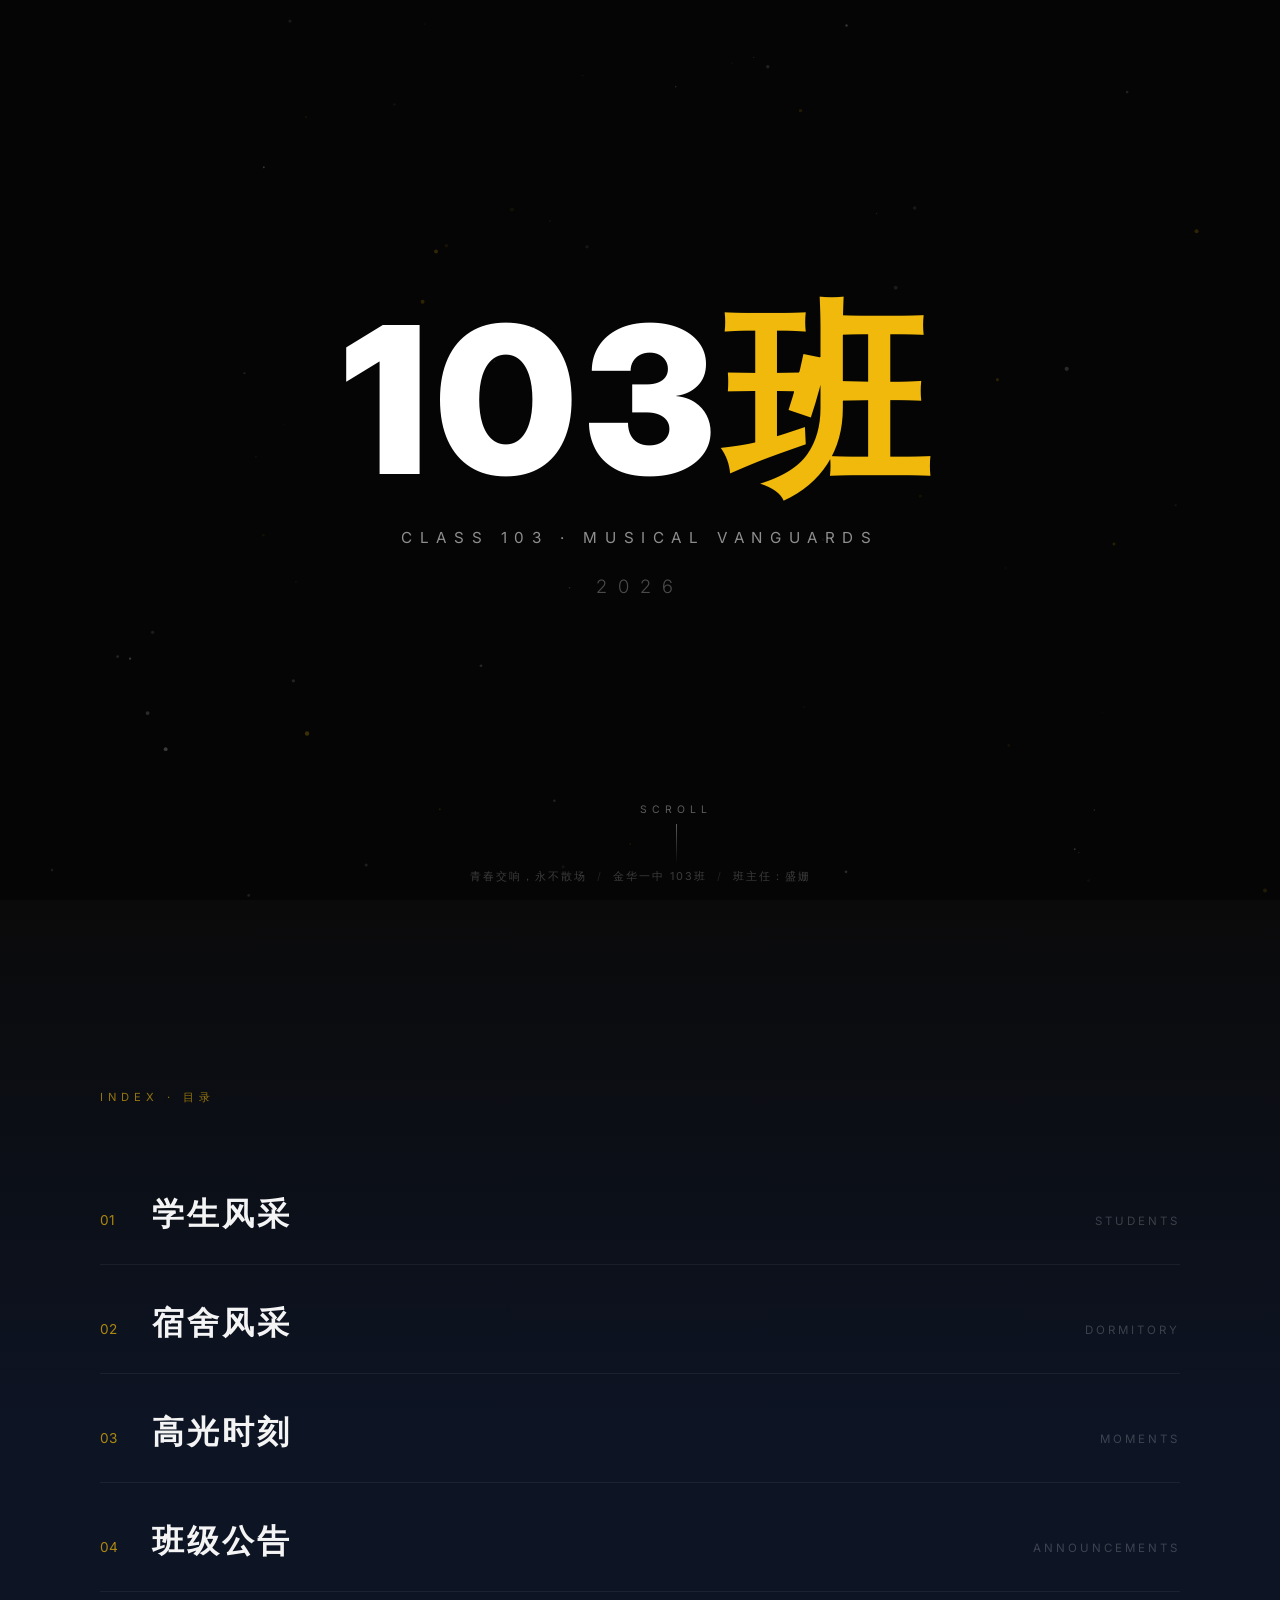
<file: index.html>
<!DOCTYPE html>
<html lang="zh-CN">
<head>
  <meta charset="UTF-8">
  <meta name="viewport" content="width=device-width, initial-scale=1.0">
  <meta name="description" content="103班 · 音乐领军班 — 青春交响，永不散场">
  <!-- 跨文档视图过渡:多页之间平滑切换,无白屏 -->
  <meta name="view-transition" content="same-origin">
  <title>103班 · 音乐领军班</title>
  <!-- 西文/数字字体 Inter(中文自动回退苹方 PingFang SC) -->
  <link rel="preconnect" href="https://fonts.loli.net">
  <link rel="preconnect" href="https://gstatic.loli.net" crossorigin>
  <link rel="stylesheet" href="https://fonts.loli.net/css2?family=Inter:wght@300;400;500;600;700&display=swap">
  <link rel="stylesheet" href="assets/css/base.css">
  <link rel="stylesheet" href="assets/css/home.css">
</head>
<body class="poster">

  <!-- 背景层:Canvas 粒子(缓慢、克制) -->
  <canvas id="particles" aria-hidden="true"></canvas>

  <main>
    <!-- 第一屏:品牌海报(视频封面) -->
    <section class="poster-screen" id="poster" aria-label="班级主页海报">
      <!-- 封面视频 -->
      <video class="poster-video" autoplay muted loop playsinline preload="auto" aria-hidden="true">
        <source src="https://media.githubusercontent.com/media/fy2cna25r6/fy2cna25r6.github.io/main/assets/videos/cover.mp4" type="video/mp4">
      </video>
      <!-- 压暗层:保证文字在视频上可读 -->
      <div class="poster-shade" aria-hidden="true"></div>
      <div class="poster-center">
        <h1 class="poster-title">103<span>班</span></h1>
        <p class="poster-tagline">CLASS 103 · MUSICAL VANGUARDS</p>
        <p class="poster-year">2026</p>
      </div>
      <button class="scroll-hint" id="scroll-hint" type="button" aria-label="进入内容">
        <span>SCROLL</span>
        <span class="line" aria-hidden="true"></span>
      </button>
    </section>

    <!-- 第二屏:内容索引(滚动或点击后平滑进入) -->
    <section class="index-screen" id="index" aria-label="内容索引">
      <div class="container">
        <p class="index-kicker">INDEX · 目录</p>
        <nav class="index-list">
          <a href="students.html" data-io><span class="no">01</span><span class="label">学生风采</span><span class="en">STUDENTS</span></a>
          <a href="dormitory.html" data-io><span class="no">02</span><span class="label">宿舍风采</span><span class="en">DORMITORY</span></a>
          <a href="moments.html" data-io><span class="no">03</span><span class="label">高光时刻</span><span class="en">MOMENTS</span></a>
          <a href="announcements.html" data-io><span class="no">04</span><span class="label">班级公告</span><span class="en">ANNOUNCEMENTS</span></a>
        </nav>
      </div>
    </section>
  </main>

  <!-- 固定底部信息栏:班级口号 · 学校 · 班主任 -->
  <footer class="poster-foot">青春交响，永不散场<i>/</i>金华一中 103班<i>/</i>班主任：盛姗</footer>

  <!-- 目录转场幕布:点击目录后浮起遮住画面,再跳转 -->
  <div class="page-veil" id="page-veil" aria-hidden="true"></div>

  <script>
    // ========== 封面视频:加载失败自动隐藏,露出粒子背景;滚出屏幕暂停省电 ==========
    (function () {
      const v = document.querySelector(".poster-video");
      if (!v) return;
      v.addEventListener("error", () => { v.style.display = "none"; }, true); // capture:捕获 <source> 的加载失败
      if ("IntersectionObserver" in window) {
        new IntersectionObserver((es) => {
          es.forEach((e) => e.isIntersecting ? v.play().catch(() => {}) : v.pause());
        }, { threshold: 0.1 }).observe(document.getElementById("poster"));
      }
    })();

    // ========== 背景粒子:纯 Canvas,缓慢流动 ==========
    (function () {
      const canvas = document.getElementById("particles");
      const ctx = canvas.getContext("2d");
      const reduceMotion = matchMedia("(prefers-reduced-motion: reduce)").matches;
      let W, H, DPR, parts = [];
      const mouse = { x: 0.5, y: 0.5 };

      function resize() {
        DPR = Math.min(window.devicePixelRatio || 1, 2);
        W = innerWidth; H = innerHeight;
        canvas.width = W * DPR; canvas.height = H * DPR;
        canvas.style.width = W + "px"; canvas.style.height = H + "px";
        const count = Math.min(90, Math.max(36, Math.floor((W * H) / 18000)));
        parts = [];
        for (let i = 0; i < count; i++) {
          parts.push({
            x: Math.random() * W, y: Math.random() * H,
            r: Math.random() * 1.6 + 0.6,
            a: Math.random() * 0.45 + 0.15,
            gold: Math.random() < 0.32,               // 约三分之一金色粒子
            phase: Math.random() * Math.PI * 2,
            vx: (Math.random() - 0.5) * 0.12,
            vy: (Math.random() - 0.5) * 0.12,
          });
        }
      }

      function render() {
        ctx.clearRect(0, 0, canvas.width, canvas.height);
        ctx.save();
        ctx.scale(DPR, DPR);
        const ox = (mouse.x - 0.5) * 24, oy = (mouse.y - 0.5) * 24; // 轻微视差
        for (const p of parts) {
          p.phase += 0.004;
          p.x += p.vx; p.y += p.vy;
          if (p.x < -12) p.x = W + 12; else if (p.x > W + 12) p.x = -12;
          if (p.y < -12) p.y = H + 12; else if (p.y > H + 12) p.y = -12;
          const dx = Math.sin(p.phase) * 9, dy = Math.cos(p.phase * 0.8) * 9;
          const flicker = 0.72 + 0.28 * Math.sin(p.phase * 2.1);
          ctx.beginPath();
          ctx.arc(p.x + dx - ox, p.y + dy - oy, p.r, 0, Math.PI * 2);
          ctx.fillStyle = p.gold
            ? "rgba(240,185,11," + (p.a * flicker).toFixed(3) + ")"
            : "rgba(255,255,255," + (p.a * 0.8 * flicker).toFixed(3) + ")";
          ctx.fill();
        }
        ctx.restore();
      }

      function loop() { render(); requestAnimationFrame(loop); }

      resize();
      addEventListener("resize", resize);
      addEventListener("mousemove", (e) => {
        mouse.x = e.clientX / innerWidth; mouse.y = e.clientY / innerHeight;
      }, { passive: true });

      if (reduceMotion) render(); // 尊重"减少动效":只画一帧静态
      else requestAnimationFrame(loop);
    })();

    // ========== 点击海报任意处 / SCROLL → 平滑进入内容索引 ==========
    (function () {
      const target = document.getElementById("index");
      const go = () => target.scrollIntoView({ behavior: "smooth" });
      document.getElementById("scroll-hint").addEventListener("click", (e) => {
        e.stopPropagation(); go();
      });
      document.getElementById("poster").addEventListener("click", go);
    })();

    // ========== 目录点击:播放平滑转场后再跳转 ==========
    // 不依赖 View Transitions 特性(file:// 下原生过渡不生效),保证任何环境都顺
    (function () {
      const veilTime = 380; // 与 CSS 幕布过渡时长一致
      document.querySelectorAll(".index-list a").forEach((a) => {
        a.addEventListener("click", (e) => {
          // 组合键/中键点击交给浏览器(新标签页打开)
          if (e.metaKey || e.ctrlKey || e.shiftKey || e.altKey || e.button !== 0) return;
          e.preventDefault();
          const href = a.getAttribute("href");
          document.body.classList.add("leaving");
          setTimeout(() => { location.href = href; }, veilTime);
        });
      });

      // 浏览器"后退"用 bfcache 恢复页面时,清掉幕布状态,避免留下黑屏
      addEventListener("pageshow", () => document.body.classList.remove("leaving"));
    })();

    // ========== 内容索引:进入视口时逐条上浮 ==========
    (function () {
      const items = document.querySelectorAll("[data-io]");
      if (!("IntersectionObserver" in window)) return;
      items.forEach((el) => el.classList.add("io-rise"));
      const io = new IntersectionObserver((entries) => {
        entries.forEach((en, i) => {
          if (en.isIntersecting) {
            setTimeout(() => en.target.classList.add("in"), i * 90);
            io.unobserve(en.target);
          }
        });
      }, { threshold: 0.2 });
      items.forEach((el) => io.observe(el));
    })();
  </script>
</body>
</html>
</file>
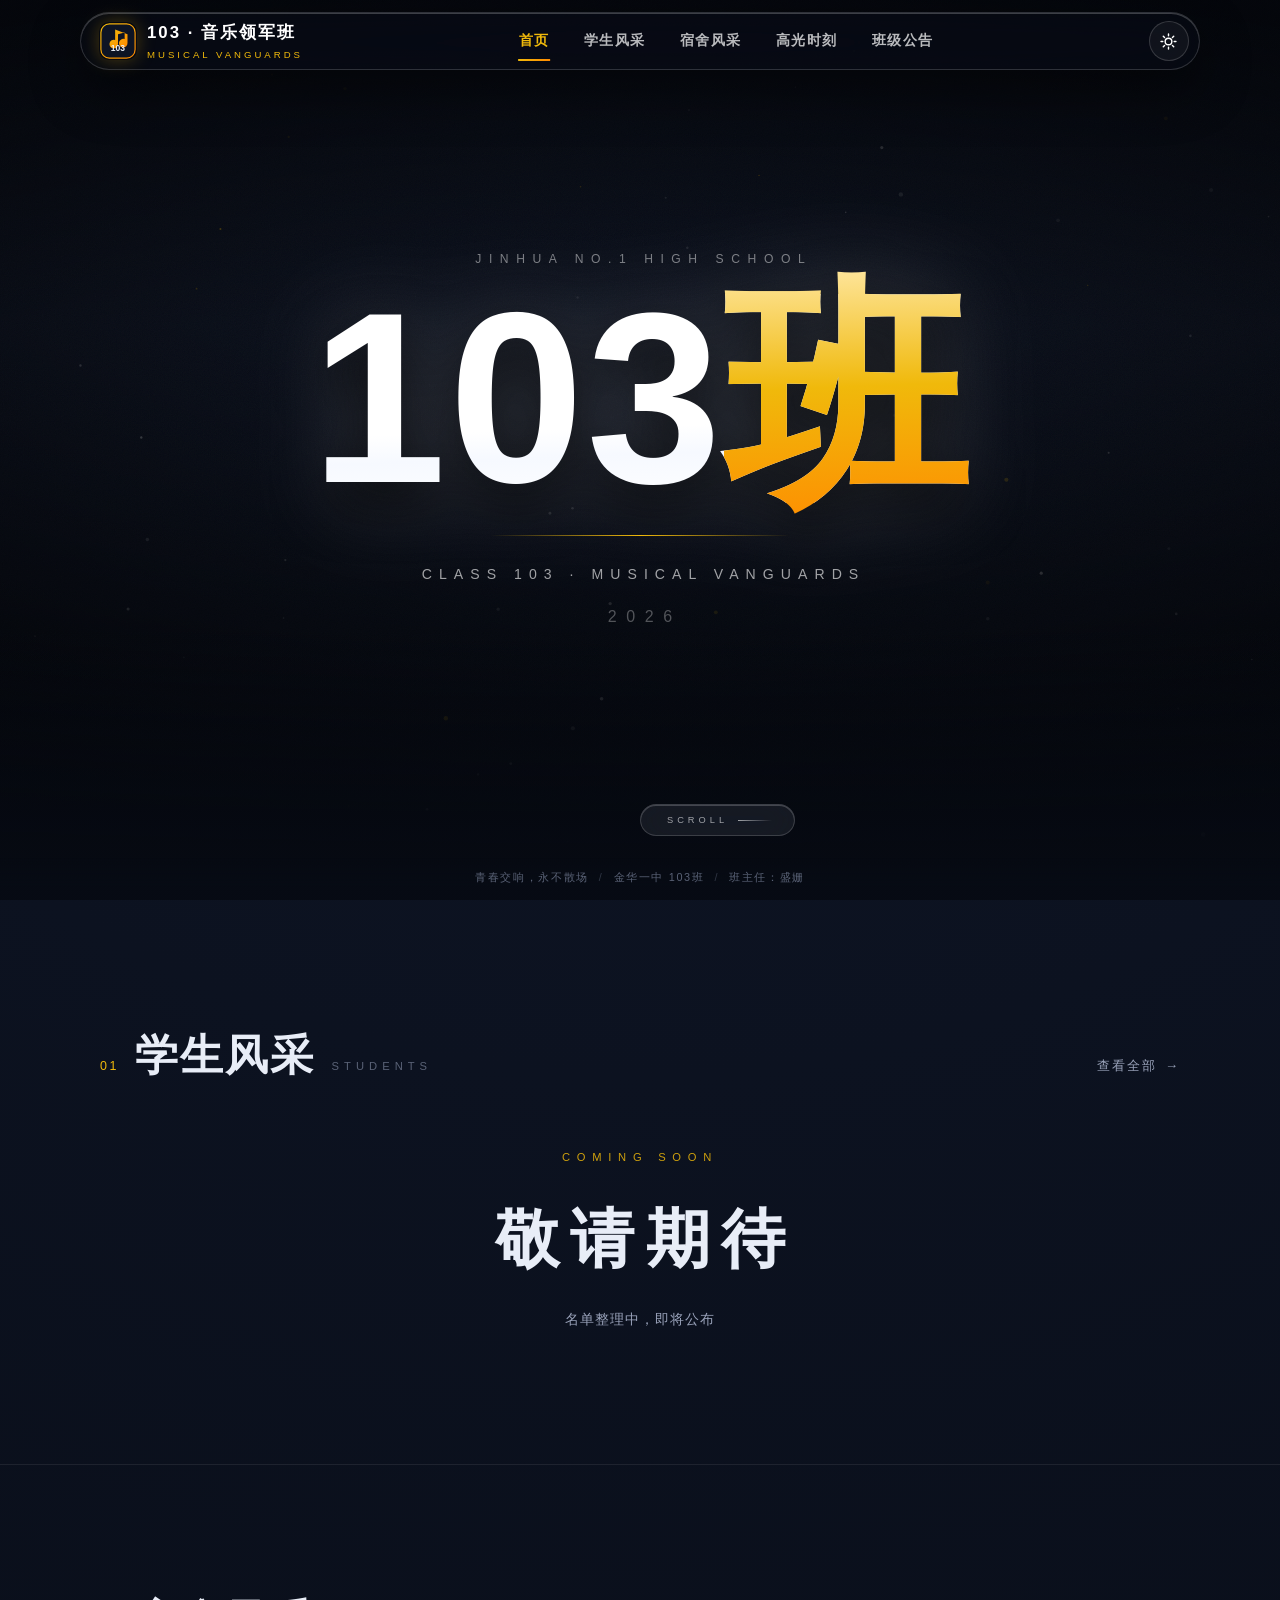
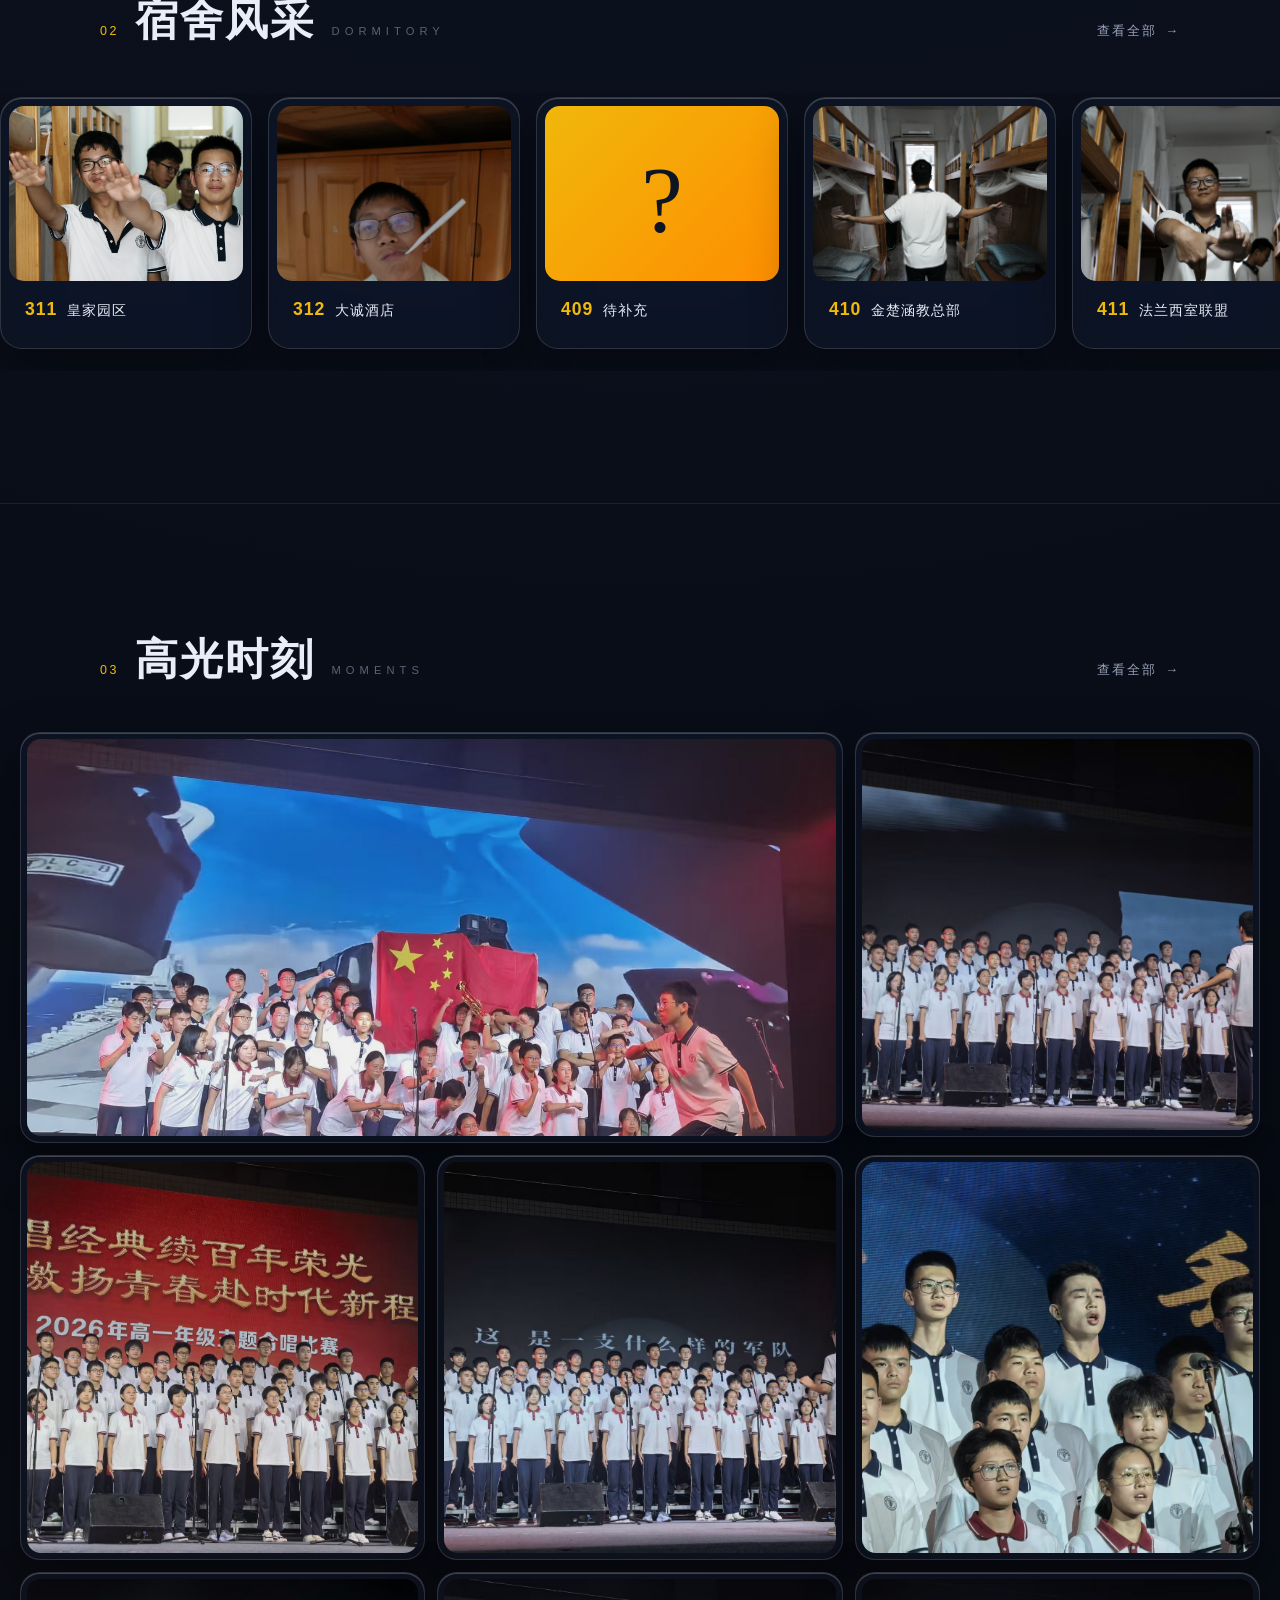
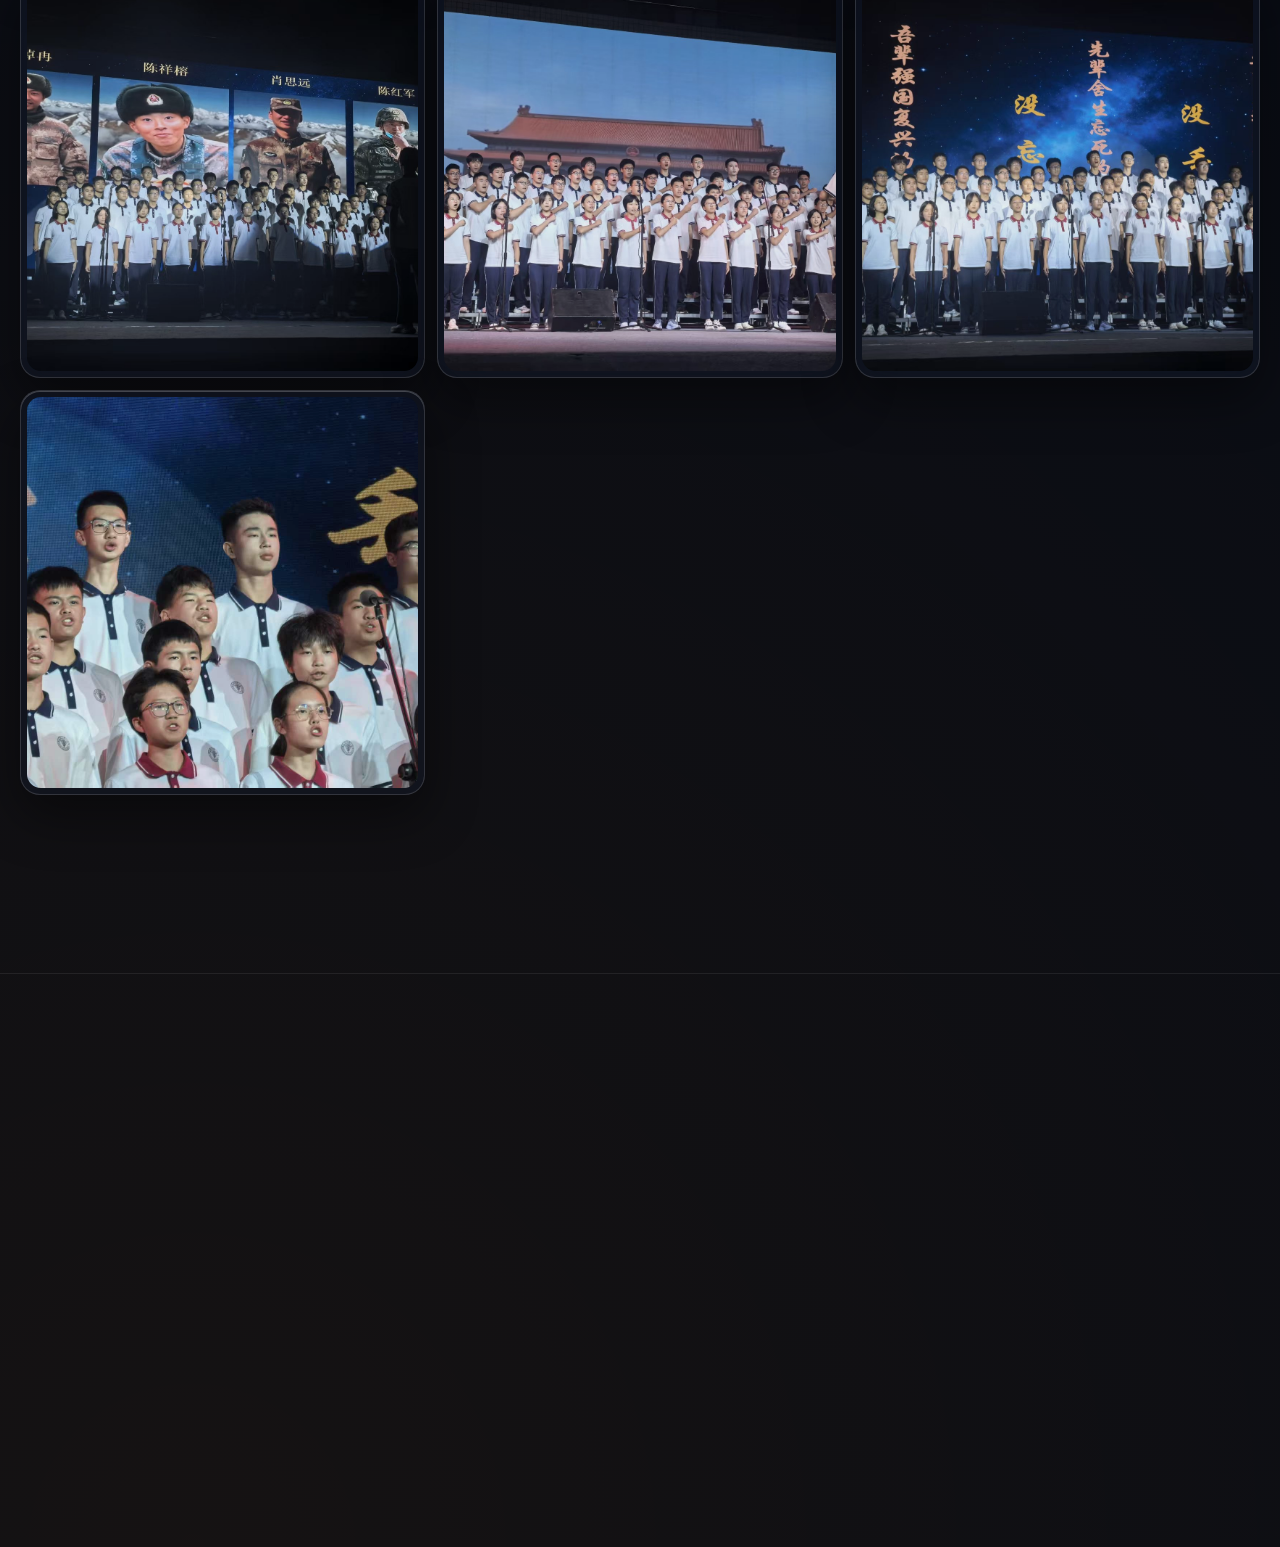
<file: jinzhong2903/index.html>
<!DOCTYPE html>
<html lang="zh-CN">
<head>
  <meta charset="UTF-8">
  <meta name="viewport" content="width=device-width, initial-scale=1.0">
  <meta name="description" content="103班 · 音乐领军班 — 青春交响，永不散场">
  <!-- 跨文档视图过渡:多页之间平滑切换,无白屏 -->
  <meta name="view-transition" content="same-origin">
  <!-- 手机浏览器地址栏颜色,nav.js 切换主题时会同步改 -->
  <meta name="theme-color" content="#070b14">
  <title>103班 · 音乐领军班</title>
  <!-- 主题预置:必须在 CSS 之前执行,否则浅色用户刷新时会先闪一下深色 -->
  <script>
    try {
      if (localStorage.getItem("class103-theme") === "light") {
        document.documentElement.dataset.theme = "light";
        document.querySelector('meta[name="theme-color"]').content = "#f4f6fa";
      }
    } catch (e) {}
  </script>
  <!-- 全站字体 MiSans(小米官方 CDN,国内直连;中文+西文统一,跨设备渲染一致) -->
  <link rel="preconnect" href="https://font.sec.miui.com" crossorigin>
  <link rel="stylesheet" href="https://font.sec.miui.com/font/css?family=MiSans:300,400,500,700,900:Chinese_Simplify,Latin&display=swap">
  <link rel="stylesheet" href="assets/css/base.css">
  <link rel="stylesheet" href="assets/css/layout.css">
  <link rel="stylesheet" href="assets/css/home.css">
</head>
<body class="poster">

  <!-- 背景层:Canvas 粒子(缓慢、克制) -->
  <canvas id="particles" aria-hidden="true"></canvas>

  <main>
    <!-- ========== 第一屏:品牌海报(视频封面) ========== -->
    <section class="poster-screen" id="poster" aria-label="班级主页海报">
      <video class="poster-video" autoplay muted loop playsinline preload="auto" aria-hidden="true">
        <source src="https://media.githubusercontent.com/media/fy2cna25r6/fy2cna25r6.github.io/main/jinzhong2903/assets/videos/cover.mp4" type="video/mp4">
      </video>
      <div class="poster-shade" aria-hidden="true"></div>
      <div class="poster-center">
        <p class="poster-kicker">Jinhua No.1 High School</p>
        <!-- 投影交给外层:see home.css .poster-title-wrap -->
        <div class="poster-title-wrap">
          <h1 class="poster-title">103<span>班</span></h1>
        </div>
        <div class="poster-rule" aria-hidden="true"></div>
        <p class="poster-tagline">CLASS 103 · MUSICAL VANGUARDS</p>
        <p class="poster-year">2026</p>
      </div>
      <button class="scroll-hint" id="scroll-hint" type="button" aria-label="进入内容">
        <span>SCROLL</span>
        <span class="line" aria-hidden="true"></span>
      </button>
    </section>

    <!-- ========== 01 学生风采 ========== -->
    <section class="showcase" id="students" aria-label="学生风采">
      <div class="container">
        <div class="showcase-head" data-io>
          <span class="no">01</span>
          <h2>学生风采</h2>
          <span class="en">STUDENTS</span>
          <a class="more" href="students.html" data-veil>查看全部<i>→</i></a>
        </div>
        <div class="showcase-body soon-inline" data-io>
          <p class="soon-en">COMING SOON</p>
          <p class="soon-cn">敬请期待</p>
          <p class="soon-note">名单整理中，即将公布</p>
        </div>
      </div>
    </section>

    <!-- ========== 02 宿舍风采 ========== -->
    <section class="showcase" id="dormitory" aria-label="宿舍风采">
      <div class="container">
        <div class="showcase-head" data-io>
          <span class="no">02</span>
          <h2>宿舍风采</h2>
          <span class="en">DORMITORY</span>
          <a class="more" href="dormitory.html" data-veil>查看全部<i>→</i></a>
        </div>
      </div>
      <div class="showcase-rail" data-io>
        <a class="dorm-mini" href="dormitory.html" data-veil>
          <span class="dorm-mini-photo"><img src="assets/images/dorm/311/1.jpg" alt="311 宿舍"></span>
          <span class="dorm-mini-body"><b>311</b><em>皇家园区</em></span>
        </a>
        <a class="dorm-mini" href="dormitory.html" data-veil>
          <span class="dorm-mini-photo"><img src="assets/images/dorm/312/1.jpg" alt="312 宿舍"></span>
          <span class="dorm-mini-body"><b>312</b><em>大诚酒店</em></span>
        </a>
        <a class="dorm-mini" href="dormitory.html" data-veil>
          <span class="dorm-mini-photo"><img src="assets/images/avatars/avatar-placeholder.svg" alt="409 宿舍"></span>
          <span class="dorm-mini-body"><b>409</b><em>待补充</em></span>
        </a>
        <a class="dorm-mini" href="dormitory.html" data-veil>
          <span class="dorm-mini-photo"><img src="assets/images/dorm/410/1.jpg" alt="410 宿舍"></span>
          <span class="dorm-mini-body"><b>410</b><em>金楚涵教总部</em></span>
        </a>
        <a class="dorm-mini" href="dormitory.html" data-veil>
          <span class="dorm-mini-photo"><img src="assets/images/dorm/411/1.jpg" alt="411 宿舍"></span>
          <span class="dorm-mini-body"><b>411</b><em>法兰西室联盟</em></span>
        </a>
        <a class="dorm-mini" href="dormitory.html" data-veil>
          <span class="dorm-mini-photo"><img src="assets/images/dorm/412/1.jpg" alt="412 宿舍"></span>
          <span class="dorm-mini-body"><b>412</b><em>待补充</em></span>
        </a>
      </div>
    </section>

    <!-- ========== 03 高光时刻 ========== -->
    <section class="showcase" id="moments" aria-label="高光时刻">
      <div class="container">
        <div class="showcase-head" data-io>
          <span class="no">03</span>
          <h2>高光时刻</h2>
          <span class="en">MOMENTS</span>
          <a class="more" href="moments.html" data-veil>查看全部<i>→</i></a>
        </div>
      </div>
      <div class="showcase-grid" data-io>
        <a class="ph" href="moments.html" data-veil><img src="assets/images/albums/choir-01.jpg" alt="合唱比赛"></a>
        <a class="ph" href="moments.html" data-veil><img src="assets/images/albums/choir-02.jpg" alt="合唱比赛"></a>
        <a class="ph" href="moments.html" data-veil><img src="assets/images/albums/choir-03.jpg" alt="合唱比赛"></a>
        <a class="ph" href="moments.html" data-veil><img src="assets/images/albums/choir-04.jpg" alt="合唱比赛"></a>
        <a class="ph" href="moments.html" data-veil><img src="assets/images/albums/choir-05.jpg" alt="合唱比赛"></a>
        <a class="ph" href="moments.html" data-veil><img src="assets/images/albums/choir-06.jpg" alt="合唱比赛"></a>
        <a class="ph" href="moments.html" data-veil><img src="assets/images/albums/choir-07.jpg" alt="合唱比赛"></a>
        <a class="ph" href="moments.html" data-veil><img src="assets/images/albums/choir-08.jpg" alt="合唱比赛"></a>
        <a class="ph" href="moments.html" data-veil><img src="assets/images/albums/choir-09.jpg" alt="合唱比赛"></a>
      </div>
      <div class="container">
        <p class="showcase-note" data-io>合唱比赛 · 96.95 分 · 位列第一<i>/</i>另有宿舍游行视频</p>
      </div>
    </section>

    <!-- ========== 04 班级公告 ========== -->
    <section class="showcase" id="announcements" aria-label="班级公告">
      <div class="container">
        <div class="showcase-head" data-io>
          <span class="no">04</span>
          <h2>班级公告</h2>
          <span class="en">ANNOUNCEMENTS</span>
          <a class="more" href="announcements.html" data-veil>查看全部<i>→</i></a>
        </div>
        <div class="news-list" data-io>
          <a class="news" href="announcements.html" data-veil>
            <span class="news-date">2026.09.29<i class="pin">置顶</i></span>
            <p>合唱比赛获得 96.95 分，位列第一。</p>
          </a>
          <a class="news" href="announcements.html" data-veil>
            <span class="news-date">2026.09.25</span>
            <p>素养 103 第二帝国建立，何易航政府覆灭，金楚涵皈依第二帝国。</p>
          </a>
        </div>
      </div>
    </section>
  </main>

  <!-- 转场幕布:点击"查看全部"后浮起遮住画面,再跳转 -->
  <div class="page-veil" id="page-veil" aria-hidden="true"></div>

  <script src="assets/js/nav.js"></script>
  <script>
    // ========== 封面视频:加载失败自动隐藏,露出粒子背景;滚出屏幕暂停省电 ==========
    (function () {
      const v = document.querySelector(".poster-video");
      if (!v) return;
      v.addEventListener("error", () => { v.style.display = "none"; }, true); // capture:捕获 <source> 的加载失败
      if ("IntersectionObserver" in window) {
        new IntersectionObserver((es) => {
          es.forEach((e) => e.isIntersecting ? v.play().catch(() => {}) : v.pause());
        }, { threshold: 0.1 }).observe(document.getElementById("poster"));
      }
    })();

    // ========== 背景粒子:纯 Canvas,缓慢流动 ==========
    (function () {
      const canvas = document.getElementById("particles");
      const ctx = canvas.getContext("2d");
      const reduceMotion = matchMedia("(prefers-reduced-motion: reduce)").matches;
      let W, H, DPR, parts = [];
      const mouse = { x: 0.5, y: 0.5 };

      function resize() {
        DPR = Math.min(window.devicePixelRatio || 1, 2);
        W = innerWidth; H = innerHeight;
        canvas.width = W * DPR; canvas.height = H * DPR;
        canvas.style.width = W + "px"; canvas.style.height = H + "px";
        const count = Math.min(90, Math.max(36, Math.floor((W * H) / 18000)));
        parts = [];
        for (let i = 0; i < count; i++) {
          parts.push({
            x: Math.random() * W, y: Math.random() * H,
            r: Math.random() * 1.6 + 0.6,
            a: Math.random() * 0.45 + 0.15,
            gold: Math.random() < 0.32,               // 约三分之一金色粒子
            phase: Math.random() * Math.PI * 2,
            vx: (Math.random() - 0.5) * 0.12,
            vy: (Math.random() - 0.5) * 0.12,
          });
        }
      }

      function render() {
        ctx.clearRect(0, 0, canvas.width, canvas.height);
        ctx.save();
        ctx.scale(DPR, DPR);
        const light = document.documentElement.dataset.theme === "light"; // 浅色底下粒子要变深才看得见
        const ox = (mouse.x - 0.5) * 24, oy = (mouse.y - 0.5) * 24; // 轻微视差
        for (const p of parts) {
          p.phase += 0.004;
          p.x += p.vx; p.y += p.vy;
          if (p.x < -12) p.x = W + 12; else if (p.x > W + 12) p.x = -12;
          if (p.y < -12) p.y = H + 12; else if (p.y > H + 12) p.y = -12;
          const dx = Math.sin(p.phase) * 9, dy = Math.cos(p.phase * 0.8) * 9;
          const flicker = 0.72 + 0.28 * Math.sin(p.phase * 2.1);
          ctx.beginPath();
          ctx.arc(p.x + dx - ox, p.y + dy - oy, p.r, 0, Math.PI * 2);
          ctx.fillStyle = p.gold
            ? (light ? "rgba(179,129,10," : "rgba(240,185,11,") + (p.a * flicker).toFixed(3) + ")"
            : (light ? "rgba(16,19,26," : "rgba(255,255,255,") + (p.a * 0.8 * flicker).toFixed(3) + ")";
          ctx.fill();
        }
        ctx.restore();
      }

      function loop() { render(); requestAnimationFrame(loop); }

      resize();
      addEventListener("resize", resize);
      addEventListener("mousemove", (e) => {
        mouse.x = e.clientX / innerWidth; mouse.y = e.clientY / innerHeight;
      }, { passive: true });

      if (reduceMotion) render(); // 尊重"减少动效":只画一帧静态
      else requestAnimationFrame(loop);
    })();

    // ========== 点击海报任意处 / SCROLL → 平滑滚到第一个内容区 ==========
    (function () {
      const target = document.getElementById("students");
      const go = () => target.scrollIntoView({ behavior: "smooth" });
      document.getElementById("scroll-hint").addEventListener("click", (e) => {
        e.stopPropagation(); go();
      });
      document.getElementById("poster").addEventListener("click", go);
    })();

    // ========== 顶部导航:滚动过首屏后由透明变为实底 ==========
    (function () {
      const header = document.querySelector(".site-header");
      const poster = document.getElementById("poster");
      if (!header || !poster) return;
      const sync = () => {
        header.classList.toggle("is-scrolled", scrollY > poster.offsetHeight - 80);
      };
      addEventListener("scroll", sync, { passive: true });
      sync();
    })();

    // ========== "查看全部"点击:播放平滑转场后再跳转 ==========
    // 不依赖 View Transitions 特性(file:// 下原生过渡不生效),保证任何环境都顺
    (function () {
      const veilTime = 380; // 与 CSS 幕布过渡时长一致
      document.querySelectorAll("[data-veil]").forEach((a) => {
        a.addEventListener("click", (e) => {
          // 组合键/中键点击交给浏览器(新标签页打开)
          if (e.metaKey || e.ctrlKey || e.shiftKey || e.altKey || e.button !== 0) return;
          e.preventDefault();
          const href = a.getAttribute("href");
          document.body.classList.add("leaving");
          setTimeout(() => { location.href = href; }, veilTime);
        });
      });

      // 浏览器"后退"用 bfcache 恢复页面时,清掉幕布状态,避免留下黑屏
      addEventListener("pageshow", () => document.body.classList.remove("leaving"));
    })();

    // ========== 内容块:进入视口时逐条上浮 ==========
    (function () {
      const items = document.querySelectorAll("[data-io]");
      if (!("IntersectionObserver" in window)) return;
      items.forEach((el) => el.classList.add("io-rise"));
      const io = new IntersectionObserver((entries) => {
        entries.forEach((en, i) => {
          if (en.isIntersecting) {
            setTimeout(() => en.target.classList.add("in"), i * 90);
            io.unobserve(en.target);
          }
        });
      }, { threshold: 0.15 });
      items.forEach((el) => io.observe(el));
    })();
  </script>
</body>
</html>
</file>
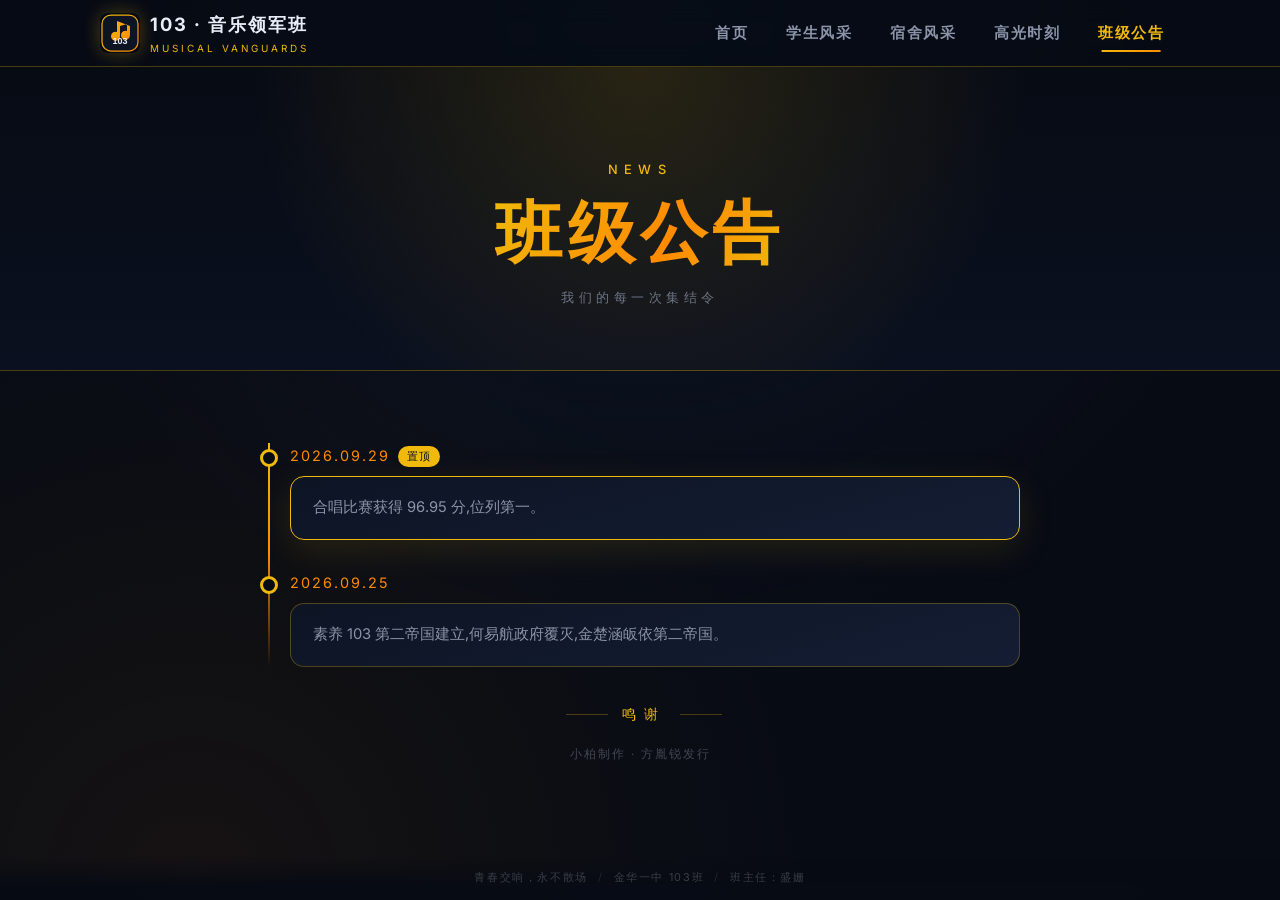
<file: announcements.html>
<!DOCTYPE html>
<html lang="zh-CN">
<head>
  <meta charset="UTF-8">
  <meta name="viewport" content="width=device-width, initial-scale=1.0">
  <meta name="description" content="103班 · 班级公告">
  <title>班级公告 · 103班 音乐领军班</title>
  <!-- 跨文档视图过渡:多页之间平滑切换,无白屏 -->
  <meta name="view-transition" content="same-origin">
  <!-- 西文/数字字体 Inter(中文自动回退苹方 PingFang SC) -->
  <link rel="preconnect" href="https://fonts.loli.net">
  <link rel="preconnect" href="https://gstatic.loli.net" crossorigin>
  <link rel="stylesheet" href="https://fonts.loli.net/css2?family=Inter:wght@300;400;500;600;700&display=swap">
  <link rel="stylesheet" href="assets/css/base.css">
  <link rel="stylesheet" href="assets/css/layout.css">
  <style>
    /* 公告页时间线样式 */
    .timeline { position: relative; max-width: 760px; margin: 0 auto; padding-left: 30px; }
    .timeline::before {
      content: "";
      position: absolute;
      left: 8px;
      top: 0;
      bottom: 0;
      width: 2px;
      background: linear-gradient(180deg, var(--gold), var(--gold-2), transparent);
    }
    .tl-item { position: relative; margin-bottom: 30px; }
    .tl-item::before {
      content: "";
      position: absolute;
      left: -30px;
      top: 6px;
      width: 12px;
      height: 12px;
      border-radius: 50%;
      background: var(--bg0);
      border: 3px solid var(--gold);
    }
    .tl-date {
      font-family: var(--font-display);
      letter-spacing: 2px;
      color: var(--gold-2);
      font-size: 0.9rem;
    }
    .tl-body {
      background: linear-gradient(165deg, var(--bg1), var(--bg2));
      border: 1px solid var(--gold-line);
      border-radius: 14px;
      padding: 18px 22px;
      margin-top: 8px;
    }
    .tl-body h3 { font-size: 1.1rem; margin-bottom: 6px; }
    .tl-body p { color: var(--muted); font-size: 0.92rem; }

    /* 置顶公告:金色描边突出 */
    .tl-item.pinned .tl-body {
      border-color: var(--gold);
      box-shadow: 0 10px 36px rgba(240, 185, 11, 0.12);
    }
    .tl-pin {
      display: inline-block;
      margin-left: 8px;
      padding: 1px 9px;
      border-radius: 999px;
      background: var(--gold);
      color: #0b0f1a;
      font-size: 0.68rem;
      letter-spacing: 1px;
      vertical-align: middle;
    }

    /* 鸣谢 */
    .thanks { text-align: center; margin-top: 34px; }
    .thanks-title {
      font-family: var(--font-display);
      font-size: 0.9rem;
      letter-spacing: 8px;
      text-indent: 8px;
      color: var(--gold);
    }
    .thanks-title::before,
    .thanks-title::after {
      content: "";
      display: inline-block;
      width: 42px;
      height: 1px;
      background: var(--gold-line);
      vertical-align: middle;
      margin: 0 14px;
    }
    /* 最底部小字:不张扬 */
    .credit {
      margin-top: 18px;
      text-align: center;
      font-size: 0.72rem;
      letter-spacing: 2px;
      color: var(--muted);
      opacity: 0.42;
    }
  </style>
</head>
<body>
  <!-- 顶部导航栏由 assets/js/nav.js 动态注入 -->

  <section class="page-hero">
    <div class="no">News</div>
    <h1><span class="gold-text">班级公告</span></h1>
    <p>我们的每一次集结令</p>
  </section>

  <section class="section">
    <div class="container">
      <div class="timeline">
        <!-- 置顶公告 -->
        <div class="tl-item pinned">
          <div class="tl-date">2026.09.29<span class="tl-pin">置顶</span></div>
          <div class="tl-body">
            <p>合唱比赛获得 96.95 分,位列第一。</p>
          </div>
        </div>
        <div class="tl-item">
          <div class="tl-date">2026.09.25</div>
          <div class="tl-body">
            <p>素养 103 第二帝国建立,何易航政府覆灭,金楚涵皈依第二帝国。</p>
          </div>
        </div>
      </div>

      <!-- 鸣谢:最底下一行小字,不张扬 -->
      <div class="thanks">
        <p class="thanks-title">鸣谢</p>
        <p class="credit">小柏制作 · 方胤锐发行</p>
      </div>
    </div>
  </section>

  <script src="assets/js/nav.js"></script>
</body>
</html>
</file>
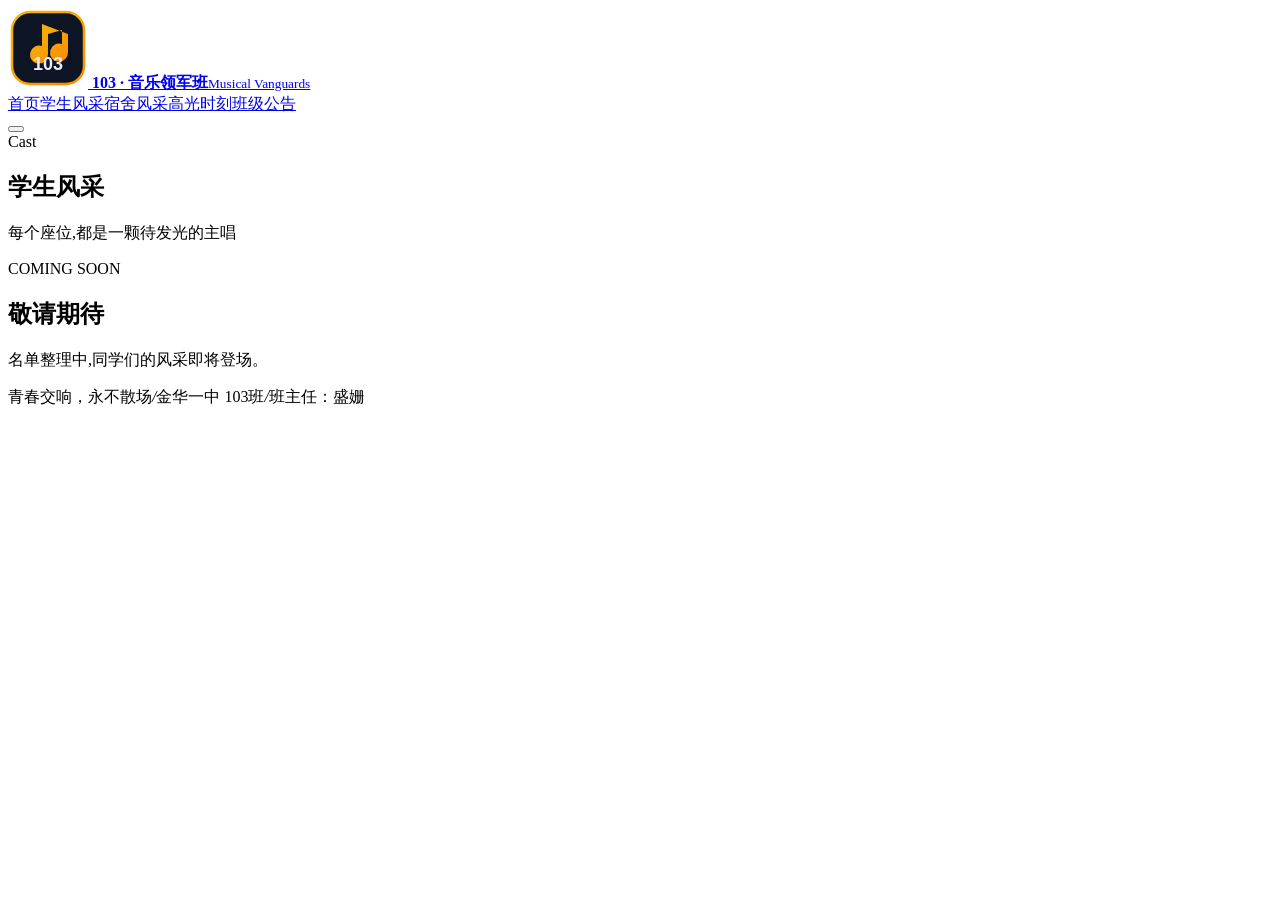
<file: students.html>
<!DOCTYPE html>
<html lang="zh-CN">
<head>
  <meta charset="UTF-8">
  <meta name="viewport" content="width=device-width, initial-scale=1.0">
  <meta name="description" content="103班 · 学生风采">
  <title>学生风采 · 103班 音乐领军班</title>
  <!-- 跨文档视图过渡:多页之间平滑切换,无白屏 -->
  <meta name="view-transition" content="same-origin">
  <!-- 西文/数字字体 Inter(中文自动回退苹方 PingFang SC) 
  <link rel="preconnect" href="https://fonts.loli.net">
  <link rel="preconnect" href="https://gstatic.loli.net" crossorigin>
  <link rel="stylesheet" href="https://fonts.loli.net/css2?family=Inter:wght@300;400;500;600;700&display=swap">
  <link rel="stylesheet" href="assets/css/base.css">
  <link rel="stylesheet" href="assets/css/layout.css">
  <link rel="stylesheet" href="assets/css/students.css">
</head>
<body>
  <!-- 顶部导航栏由 assets/js/nav.js 动态注入 -->

  <section class="page-hero">
    <div class="no">Cast</div>
    <h1><span class="gold-text">学生风采</span></h1>
    <p>每个座位,都是一颗待发光的主唱</p>
  </section>

  <section class="section">
    <div class="container">
      <div id="students-grid" class="students-grid">
        <!-- 学生卡片由 assets/js/students.js 渲染 -->
      </div>
    </div>
  </section>

  <script src="assets/js/nav.js"></script>
  <script src="assets/js/students.js"></script>
</body>
</html>
</file>
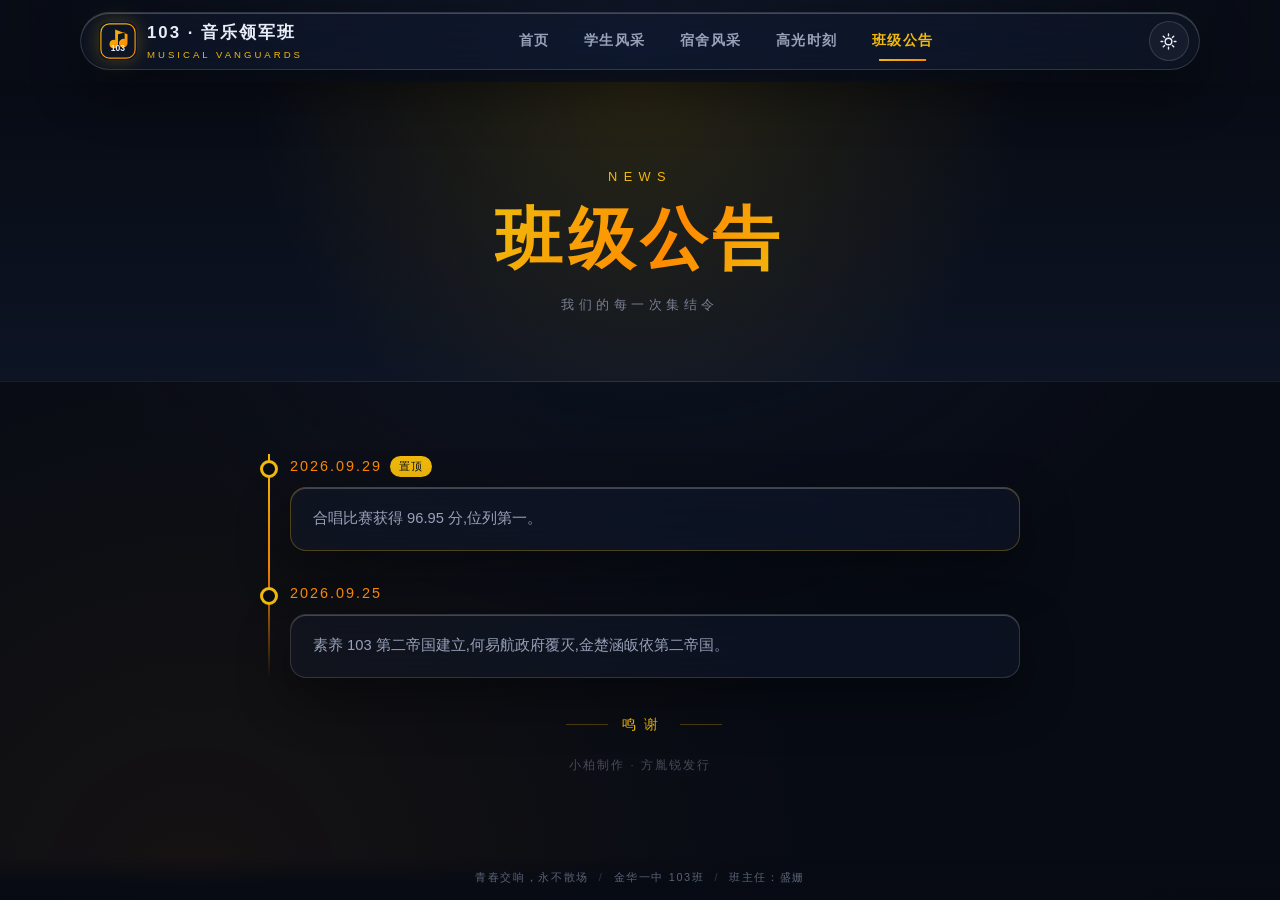
<file: jinzhong2903/announcements.html>
<!DOCTYPE html>
<html lang="zh-CN">
<head>
  <meta charset="UTF-8">
  <meta name="viewport" content="width=device-width, initial-scale=1.0">
  <meta name="description" content="103班 · 班级公告">
  <title>班级公告 · 103班 音乐领军班</title>
  <!-- 跨文档视图过渡:多页之间平滑切换,无白屏 -->
  <meta name="view-transition" content="same-origin">
  <!-- 手机浏览器地址栏颜色,nav.js 切换主题时会同步改 -->
  <meta name="theme-color" content="#070b14">
  <!-- 主题预置:必须在 CSS 之前执行,否则浅色用户刷新时会先闪一下深色 -->
  <script>
    try {
      if (localStorage.getItem("class103-theme") === "light") {
        document.documentElement.dataset.theme = "light";
        document.querySelector('meta[name="theme-color"]').content = "#f4f6fa";
      }
    } catch (e) {}
  </script>
  <!-- 全站字体 MiSans(小米官方 CDN,国内直连;中文+西文统一,跨设备渲染一致) -->
  <link rel="preconnect" href="https://font.sec.miui.com" crossorigin>
  <link rel="stylesheet" href="https://font.sec.miui.com/font/css?family=MiSans:300,400,500,700,900:Chinese_Simplify,Latin&display=swap">
  <link rel="stylesheet" href="assets/css/base.css">
  <link rel="stylesheet" href="assets/css/layout.css">
  <style>
    /* 公告页时间线样式 */
    .timeline { position: relative; max-width: 760px; margin: 0 auto; padding-left: 30px; }
    .timeline::before {
      content: "";
      position: absolute;
      left: 8px;
      top: 0;
      bottom: 0;
      width: 2px;
      background: linear-gradient(180deg, var(--gold), var(--gold-2), transparent);
    }
    .tl-item { position: relative; margin-bottom: 30px; }
    .tl-item::before {
      content: "";
      position: absolute;
      left: -30px;
      top: 6px;
      width: 12px;
      height: 12px;
      border-radius: 50%;
      background: var(--bg0);
      border: 3px solid var(--gold);
    }
    .tl-date {
      font-family: var(--font-display);
      letter-spacing: 2px;
      color: var(--gold-2);
      font-size: 0.9rem;
    }
    .tl-body {
      background: var(--glass-bg);
      -webkit-backdrop-filter: blur(24px) saturate(180%);
      backdrop-filter: blur(24px) saturate(180%);
      border: 1px solid var(--glass-brd);
      box-shadow: inset 0 1px 0 var(--glass-hi), var(--glass-shadow);
      border-radius: 16px;
      padding: 18px 22px;
      margin-top: 8px;
    }
    .tl-body h3 { font-size: 1.1rem; margin-bottom: 6px; }
    .tl-body p { color: var(--muted); font-size: 0.92rem; }

    /* 置顶公告:金色描边突出 */
    .tl-item.pinned .tl-body {
      border-color: var(--gold-line);
    }
    .tl-pin {
      display: inline-block;
      margin-left: 8px;
      padding: 1px 9px;
      border-radius: 999px;
      background: var(--gold);
      color: #0b0f1a;
      font-size: 0.68rem;
      letter-spacing: 1px;
      vertical-align: middle;
    }

    /* 鸣谢 */
    .thanks { text-align: center; margin-top: 34px; }
    .thanks-title {
      font-family: var(--font-display);
      font-size: 0.9rem;
      letter-spacing: 8px;
      text-indent: 8px;
      color: var(--gold);
    }
    .thanks-title::before,
    .thanks-title::after {
      content: "";
      display: inline-block;
      width: 42px;
      height: 1px;
      background: var(--gold-line);
      vertical-align: middle;
      margin: 0 14px;
    }
    /* 最底部小字:不张扬 */
    .credit {
      margin-top: 18px;
      text-align: center;
      font-size: 0.72rem;
      letter-spacing: 2px;
      color: var(--muted);
      opacity: 0.42;
    }
  </style>
</head>
<body>
  <!-- 顶部导航栏由 assets/js/nav.js 动态注入 -->

  <section class="page-hero">
    <div class="no">News</div>
    <h1><span class="gold-text">班级公告</span></h1>
    <p>我们的每一次集结令</p>
  </section>

  <section class="section">
    <div class="container">
      <div class="timeline">
        <!-- 置顶公告 -->
        <div class="tl-item pinned">
          <div class="tl-date">2026.09.29<span class="tl-pin">置顶</span></div>
          <div class="tl-body">
            <p>合唱比赛获得 96.95 分,位列第一。</p>
          </div>
        </div>
        <div class="tl-item">
          <div class="tl-date">2026.09.25</div>
          <div class="tl-body">
            <p>素养 103 第二帝国建立,何易航政府覆灭,金楚涵皈依第二帝国。</p>
          </div>
        </div>
      </div>

      <!-- 鸣谢:最底下一行小字,不张扬 -->
      <div class="thanks">
        <p class="thanks-title">鸣谢</p>
        <p class="credit">小柏制作 · 方胤锐发行</p>
      </div>
    </div>
  </section>

  <script src="assets/js/nav.js"></script>
</body>
</html>
</file>
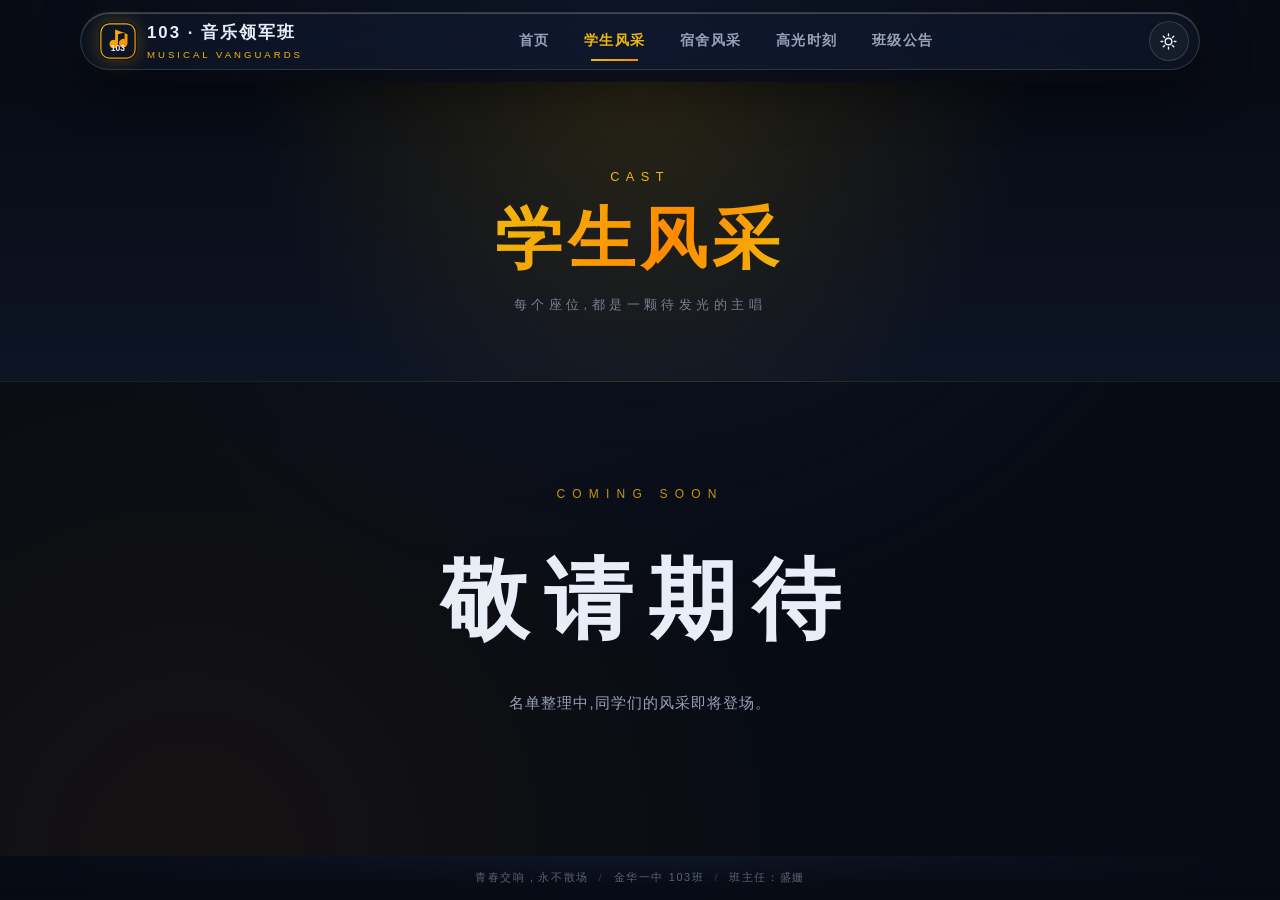
<file: jinzhong2903/students.html>
<!DOCTYPE html>
<html lang="zh-CN">
<head>
  <meta charset="UTF-8">
  <meta name="viewport" content="width=device-width, initial-scale=1.0">
  <meta name="description" content="103班 · 学生风采">
  <title>学生风采 · 103班 音乐领军班</title>
  <!-- 跨文档视图过渡:多页之间平滑切换,无白屏 -->
  <meta name="view-transition" content="same-origin">
  <!-- 手机浏览器地址栏颜色,nav.js 切换主题时会同步改 -->
  <meta name="theme-color" content="#070b14">
  <!-- 主题预置:必须在 CSS 之前执行,否则浅色用户刷新时会先闪一下深色 -->
  <script>
    try {
      if (localStorage.getItem("class103-theme") === "light") {
        document.documentElement.dataset.theme = "light";
        document.querySelector('meta[name="theme-color"]').content = "#f4f6fa";
      }
    } catch (e) {}
  </script>
  <!-- 全站字体 MiSans(小米官方 CDN,国内直连;中文+西文统一,跨设备渲染一致) -->
  <link rel="preconnect" href="https://font.sec.miui.com" crossorigin>
  <link rel="stylesheet" href="https://font.sec.miui.com/font/css?family=MiSans:300,400,500,700,900:Chinese_Simplify,Latin&display=swap">
  <link rel="stylesheet" href="assets/css/base.css">
  <link rel="stylesheet" href="assets/css/layout.css">
  <link rel="stylesheet" href="assets/css/students.css">
</head>
<body>
  <!-- 顶部导航栏由 assets/js/nav.js 动态注入 -->

  <section class="page-hero">
    <div class="no">Cast</div>
    <h1><span class="gold-text">学生风采</span></h1>
    <p>每个座位,都是一颗待发光的主唱</p>
  </section>

  <section class="section">
    <div class="container">
      <div id="students-grid" class="students-grid">
        <!-- 学生卡片由 assets/js/students.js 渲染 -->
      </div>
    </div>
  </section>

  <script src="assets/js/nav.js"></script>
  <script src="assets/js/students.js"></script>
</body>
</html>
</file>
<file: assets/css/base.css>
/* ============================================================
   103班：音乐领军班 · 全局基础样式
   深色影院风 / 金色橙色点缀 / 粗体电影感
   改配色只改这里 :root
   ============================================================ */

:root {
  /* 深色底 */
  --bg0: #070b14;        /* 最底层夜空 */
  --bg1: #0d1424;        /* 卡片/表面 */
  --bg2: #141d33;        /* 更深一块 / 悬浮 */

  /* 点缀色：金 + 橙 */
  --gold: #f0b90b;       /* 主金 */
  --gold-2: #ff8a00;     /* 亮橙 */
  --gold-soft: rgba(240, 185, 11, 0.14); /* 金色弱底 */
  --gold-line: rgba(240, 185, 11, 0.28);  /* 金色描边 */

  /* 文字 */
  --text: #e8edf7;
  --muted: #8b93a8;
  --faint: #5a6276;

  /* 尺寸 */
  --radius: 18px;
  --maxw: 1120px;
  --shadow: 0 18px 50px rgba(0, 0, 0, 0.55);

  /* 字体策略：中文主力用苹方(PingFang SC),西文/数字用 Inter / SF Pro Display
     —— 苹方负责中文字形干净现代,Inter/SF 负责英文数字的几何科技感 */
  --font-display: "Inter", "SF Pro Display", "PingFang SC", "HarmonyOS Sans SC", "Microsoft YaHei", sans-serif;
  --font-body: "PingFang SC", "Inter", "SF Pro Display", "HarmonyOS Sans SC", "Microsoft YaHei", "Hiragino Sans GB", sans-serif;
  --font-latin: "Inter", "SF Pro Display", "Helvetica Neue", "Arial", sans-serif;
}

* { margin: 0; padding: 0; box-sizing: border-box; }

html { -webkit-text-size-adjust: 100%; scroll-behavior: smooth; }

body {
  font-family: var(--font-body);
  background: var(--bg0);
  color: var(--text);
  line-height: 1.75;
  /* 轻微胶片噪点,增强电影感 */
  background-image:
    radial-gradient(circle at 50% 0%, rgba(20, 29, 51, 0.6), transparent 60%),
    radial-gradient(circle at 15% 100%, rgba(255, 138, 0, 0.06), transparent 45%);
}

img { max-width: 100%; display: block; }
a { color: inherit; text-decoration: none; }
ul { list-style: none; }

/* 大标题电影感 */
.display {
  font-family: var(--font-display);
  font-weight: 900;
  letter-spacing: 2px;
  line-height: 1.1;
}
/* 金色渐变文字 */
.gold-text {
  background: linear-gradient(120deg, var(--gold) 0%, var(--gold-2) 60%, var(--gold) 100%);
  -webkit-background-clip: text;
  background-clip: text;
  -webkit-text-fill-color: transparent;
  color: var(--gold);
}

/* 通用容器 */
.container { width: 100%; max-width: var(--maxw); margin: 0 auto; padding: 0 20px; }

.section { padding: 72px 0; }

/* 区块标题：影视剧那种"章节编号 + 标题" */
.section-title {
  font-family: var(--font-display);
  font-weight: 900;
  font-size: 2rem;
  letter-spacing: 3px;
  color: var(--text);
  margin-bottom: 40px;
  text-transform: uppercase;
}
.section-title .no {
  color: var(--gold);
  margin-right: 10px;
  font-size: 1.1rem;
  vertical-align: middle;
}
.section-title::after {
  content: "";
  display: block;
  width: 70px;
  height: 3px;
  margin-top: 14px;
  background: linear-gradient(90deg, var(--gold), var(--gold-2));
}

/* 通用按钮(电影海报式) */
.btn {
  display: inline-block;
  padding: 14px 36px;
  font-family: var(--font-display);
  font-weight: 700;
  letter-spacing: 2px;
  text-transform: uppercase;
  color: #0b0f1a;
  background: linear-gradient(120deg, var(--gold), var(--gold-2));
  border-radius: 999px;
  box-shadow: 0 12px 34px rgba(240, 185, 11, 0.35);
  transition: transform 0.2s, box-shadow 0.2s;
  cursor: pointer;
}
.btn:hover {
  transform: translateY(-3px);
  box-shadow: 0 18px 44px rgba(240, 185, 11, 0.5);
}

/* ============================================================
   字距工具类：营造"稀疏、高级、有呼吸感"的排版
   英文标语 / 年份数字专用
   ============================================================ */
.tk-md { letter-spacing: 0.18em; }
.tk-lg { letter-spacing: 0.35em; }
.tk-xl { letter-spacing: 0.5em; }   /* 影视飓风式极宽字距 */
.tk-2xl { letter-spacing: 0.8em; }

/* 细字重对比:主标题 900,副信息越轻越好 */
.w-thin { font-weight: 300; opacity: 0.4; }

/* ============================================================
   跨文档视图过渡(View Transitions API)
   多页结构下实现"无白屏刷新"的页面切换
   不支持该特性的浏览器会自动忽略,回退为普通跳转
   ============================================================ */
@view-transition {
  navigation: auto; /* 启用跨文档自动过渡 */
}

@supports (view-transition-name: none) {
  /* 旧页面:快速淡出 150ms,先走 */
  ::view-transition-old(root) {
    animation: 150ms cubic-bezier(0.4, 0, 0.2, 1) both vt-fade-out;
  }
  /* 新页面:延迟 150ms 后淡入 + 轻微上移 210ms,再进 */
  ::view-transition-new(root) {
    animation: 210ms cubic-bezier(0.22, 1, 0.36, 1) 150ms both vt-fade-in-up;
  }

  @keyframes vt-fade-out {
    to { opacity: 0; }
  }
  @keyframes vt-fade-in-up {
    from { opacity: 0; transform: translateY(18px); }
    to   { opacity: 1; transform: translateY(0); }
  }

  /* 尊重系统"减少动效"设置 */
  @media (prefers-reduced-motion: reduce) {
    ::view-transition-old(root),
    ::view-transition-new(root) { animation-duration: 1ms; animation-delay: 0ms; }
  }
}

/* ============================================================
   子页面落地动画:从首页目录进来时柔和淡入上浮,避免生硬切换
   ============================================================ */
@keyframes page-in {
  from { opacity: 0; transform: translateY(16px); }
  to   { opacity: 1; transform: translateY(0); }
}

/* ============================================================
   通用灯箱:全屏查看原图(不裁切,竖拍照片也能看全)
   高光时刻 / 宿舍风采 共用
   ============================================================ */
.lightbox {
  position: fixed;
  inset: 0;
  z-index: 300;
  display: none;
  align-items: center;
  justify-content: center;
  background: rgba(3, 5, 10, 0.94);
  padding: 30px;
}
.lightbox.show { display: flex; }
.lightbox img {
  max-width: 88vw;
  max-height: 80vh;
  object-fit: contain;          /* 完整显示,不裁切 */
  border-radius: 12px;
  border: 1px solid var(--gold-line);
  box-shadow: 0 30px 80px rgba(0, 0, 0, 0.8);
}
.lightbox-caption {
  text-align: center;
  color: var(--muted);
  margin-top: 14px;
  font-size: 0.9rem;
  letter-spacing: 1px;
}
.lightbox .close {
  position: absolute;
  top: 18px;
  right: 26px;
  font-size: 2.2rem;
  line-height: 1;
  color: var(--gold);
  cursor: pointer;
  user-select: none;
}
/* 上一张 / 下一张 */
.lightbox .nav {
  position: absolute;
  top: 50%;
  transform: translateY(-50%);
  font-size: 2.4rem;
  line-height: 1;
  padding: 8px 16px;
  color: var(--gold);
  opacity: 0.6;
  cursor: pointer;
  user-select: none;
  transition: opacity 0.2s;
}
.lightbox .nav:hover { opacity: 1; }
.lightbox .nav.prev { left: 10px; }
.lightbox .nav.next { right: 10px; }
.lightbox .nav[hidden] { display: none; }
/* 第几张 / 共几张 */
.lightbox .counter {
  position: absolute;
  left: 0;
  right: 0;
  bottom: 20px;
  text-align: center;
  color: var(--muted);
  font-size: 0.78rem;
  letter-spacing: 3px;
}

@media (max-width: 620px) {
  .lightbox { padding: 16px; }
  .lightbox .nav { font-size: 1.9rem; padding: 6px 10px; }
  .lightbox img { max-width: 94vw; }
}
</file>
<file: assets/css/home.css>
/* ============================================================
   103班 · 音乐领军班 · 首页「动态品牌海报」
   极简 / 近纯黑 / 大字号居中 / Canvas 粒子 / 滚动转场
   ============================================================ */

body.poster {
  background: #0a0a0a;
  color: #f4f4f5;
  -webkit-font-smoothing: antialiased;
}

/* ---- 背景粒子画布(fixed + inset:0 自动铺满,避免 100vw 滚动条溢出) ---- */
#particles {
  position: fixed;
  inset: 0;
  z-index: 0;
  pointer-events: none;
}

/* ---- 主容器 ---- */
.poster main {
  position: relative;
  z-index: 1;
}

/* ========== 第一屏:品牌海报 ========== */
.poster-screen {
  position: relative;
  display: flex;
  flex-direction: column;
  align-items: center;
  justify-content: center;
  min-height: 100vh;
  text-align: center;
  cursor: pointer;
  padding: 0 20px;
  overflow: hidden;
}

/* 封面视频铺满,object-fit:cover 避免黑边 */
.poster-video {
  position: absolute;
  inset: 0;
  width: 100%;
  height: 100%;
  object-fit: cover;
  z-index: 0;
}

/* 压暗遮罩,不压住粒子但保证文字可读 */
.poster-shade {
  position: absolute;
  inset: 0;
  z-index: 1;
  background: rgba(0, 0, 0, 0.50);
  pointer-events: none;
}

.poster-center {
  position: relative;
  z-index: 2;
  animation: fadeUp 1.2s cubic-bezier(0.22, 1, 0.36, 1) both;
}

@keyframes fadeUp {
  from { opacity: 0; transform: translateY(28px); }
  to   { opacity: 1; transform: translateY(0); }
}

.poster-title {
  font-family: var(--font-display);
  font-weight: 900;                    /* 极粗:视觉中心 */
  font-size: clamp(4.5rem, 16vw, 13rem); /* 极致的大 */
  line-height: 1.0;
  letter-spacing: 0.04em;
  color: #fff;
  mix-blend-mode: difference;
}
.poster-title span {
  display: inline;
  color: var(--gold);
  mix-blend-mode: difference;
}

.poster-tagline {
  font-family: var(--font-latin);      /* 西文用 Inter / SF Pro */
  font-size: clamp(0.7rem, 1.6vw, 0.95rem);
  font-weight: 400;
  letter-spacing: 0.5em;               /* 极宽字距:稀疏有呼吸感 */
  color: rgba(255,255,255,0.55);
  margin-top: 22px;
  text-transform: uppercase;
  mix-blend-mode: difference;
  animation: fadeUp 1.2s 0.3s cubic-bezier(0.22, 1, 0.36, 1) both;
}

.poster-year {
  font-family: var(--font-latin);      /* 年份数字:几何感更强 */
  font-size: clamp(0.85rem, 2vw, 1.15rem);
  font-weight: 300;                    /* 细字重,与主标题 900 形成反差 */
  letter-spacing: 0.6em;
  color: rgba(255,255,255,0.28);
  margin-top: 18px;
  animation: fadeUp 1.2s 0.55s cubic-bezier(0.22, 1, 0.36, 1) both;
}

/* SCROLL 提示 */
.scroll-hint {
  position: absolute;
  z-index: 2;
  bottom: 36px;
  left: 50%;
  transform: translateX(-50%);
  display: flex;
  flex-direction: column;
  align-items: center;
  gap: 8px;
  background: none;
  border: none;
  color: rgba(255,255,255,0.35);
  font-family: var(--font-display);
  font-size: 0.65rem;
  letter-spacing: 5px;
  cursor: pointer;
  animation: fadeUp 1.2s 0.9s cubic-bezier(0.22, 1, 0.36, 1) both;
  transition: color 0.3s;
}
.scroll-hint:hover { color: var(--gold); }
.scroll-hint .line {
  display: block;
  width: 1px;
  height: 40px;
  background: linear-gradient(180deg, rgba(255,255,255,0.35), transparent);
  animation: bob 2s ease-in-out infinite;
}
@keyframes bob { 0%,100%{ transform: translateY(0);} 50%{ transform: translateY(10px);} }

/* ========== 第二屏:内容索引 ========== */
.index-screen {
  min-height: 100vh;
  display: flex;
  align-items: center;
  padding: 120px 20px 140px;
  background: linear-gradient(180deg, #0a0a0a, #0d1424 60%);
}

.index-kicker {
  font-family: var(--font-display);
  font-size: 0.7rem;
  letter-spacing: 5px;
  color: var(--gold);
  margin-bottom: 56px;
  opacity: 0.6;
  text-transform: uppercase;
}

.index-list {
  display: flex;
  flex-direction: column;
  gap: 8px;
}

.index-list a {
  display: flex;
  align-items: baseline;
  gap: 20px;
  padding: 22px 0;
  border-bottom: 1px solid rgba(255,255,255,0.06);
  transition: color 0.25s, border-color 0.25s;
}
.index-list a:hover {
  border-color: var(--gold-line);
  color: var(--text);
}
.index-list a .no {
  font-family: var(--font-display);
  font-size: 0.85rem;
  color: var(--gold);
  min-width: 32px;
  opacity: 0.7;
  transition: opacity 0.25s;
}
.index-list a:hover .no { opacity: 1; }
.index-list a .label {
  font-family: var(--font-display);
  font-weight: 900;
  font-size: clamp(1.3rem, 4vw, 2rem);
  letter-spacing: 3px;
  color: #f4f4f5;
  transition: color 0.25s;
}
.index-list a:hover .label { color: var(--gold); }
.index-list a .en {
  margin-left: auto;
  font-family: var(--font-display);
  font-size: 0.72rem;
  letter-spacing: 3px;
  color: rgba(255,255,255,0.20);
  text-transform: uppercase;
  transition: color 0.25s;
}
.index-list a:hover .en { color: rgba(255,255,255,0.45); }

/* 逐条上浮动画(IntersectionObserver 触发) */
.io-rise { opacity: 0; transform: translateY(30px); transition: opacity 0.7s ease, transform 0.7s ease; }
.io-rise.in { opacity: 1; transform: translateY(0); }

/* ========== 底部信息栏(固定) ========== */
.poster-foot {
  position: fixed;
  left: 0; right: 0; bottom: 0;
  z-index: 2;
  text-align: center;
  font-size: 0.68rem;
  letter-spacing: 2px;
  color: rgba(255,255,255,0.22);
  padding: 12px 20px 14px;
  pointer-events: none;
}
.poster-foot i {
  display: inline-block;
  margin: 0 10px;
  font-style: normal;
  opacity: 0.5;
}

/* ========== 目录转场:金色幕布 ========== */
/* 点击目录后幕布浮起遮住画面,再跳转 —— 不依赖浏览器特性,file:// 下同样平滑 */
.page-veil {
  position: fixed;
  inset: 0;
  z-index: 9999;
  background: #0a0a0a;
  opacity: 0;
  pointer-events: none;
  transition: opacity 0.38s cubic-bezier(0.4, 0, 0.2, 1);
}
.page-veil::after {
  content: "";
  position: absolute;
  left: 0;
  right: 0;
  top: 0;
  height: 2px;
  background: linear-gradient(90deg, transparent, var(--gold), transparent);
}

/* 离开时:目录项逐条上浮褪去,与幕布同步 */
body.leaving .index-list a {
  opacity: 0;
  transform: translateY(-16px);
  transition: opacity 0.3s ease, transform 0.3s ease;
}
body.leaving .index-kicker {
  opacity: 0;
  transition: opacity 0.25s ease;
}
body.leaving .page-veil { opacity: 1; }

/* 响应式 */
@media (max-width: 480px) {
  .poster-title { letter-spacing: 3px; }
  .poster-tagline { letter-spacing: 3px; }
  .poster-year { letter-spacing: 5px; }
  .index-list a { gap: 10px; }
  .index-list a .en { display: none; }
}
</file>
<file: jinzhong2903/assets/css/base.css>
/* ============================================================
   103班：音乐领军班 · 全局基础样式
   深色影院风 / 金色橙色点缀 / 粗体电影感
   改配色只改这里 :root
   ============================================================ */

:root {
  color-scheme: dark;

  /* 深色底 */
  --bg0: #070b14;        /* 最底层夜空 */
  --bg1: #0d1424;        /* 卡片/表面 */
  --bg2: #141d33;        /* 更深一块 / 悬浮 */
  --bg0-veil: rgba(7, 11, 20, 0.92);      /* 底部信息栏的渐隐底 */

  /* 点缀色：金 + 橙 */
  --gold: #f0b90b;       /* 主金 */
  --gold-2: #ff8a00;     /* 亮橙 */
  --gold-soft: rgba(240, 185, 11, 0.14); /* 金色弱底 */
  --gold-line: rgba(240, 185, 11, 0.28);  /* 金色描边 */

  /* 文字 */
  --text: #e8edf7;
  --muted: #98A1B8;
  --faint: #5a6276;

  /* 分隔线 / 弱底(随主题变,别的地方不要再硬写 rgba(255,255,255,…)) */
  --line: rgba(255, 255, 255, 0.08);
  --chip: rgba(255, 255, 255, 0.045);

  /* 苹果式玻璃材质 */
  --glass-bg: rgba(20, 27, 42, 0.46);
  --glass-brd: rgba(255, 255, 255, 0.14);
  --glass-hi: rgba(255, 255, 255, 0.22);   /* 顶部内高光 */
  --glass-shadow: 0 20px 52px rgba(0, 0, 0, 0.45);

  /* 页面底色上的两团氛围光 */
  --glow-top: rgba(20, 29, 51, 0.62);
  --glow-btm: rgba(255, 138, 0, 0.06);

  /* 尺寸 */
  --radius: 18px;
  --maxw: 1120px;
  --shadow: 0 18px 50px rgba(0, 0, 0, 0.55);

  /* 字体策略：全站统一 MiSans(小米官方 Web Font,国内 CDN 直连)
     —— 一套字体同时覆盖中文与西文,跨设备渲染完全一致;
        后面几个只作 CDN 不可用时的兜底 */
  --font-display: "MiSans", "PingFang SC", "HarmonyOS Sans SC", "Microsoft YaHei", sans-serif;
  --font-body: "MiSans", "PingFang SC", "HarmonyOS Sans SC", "Microsoft YaHei", "Hiragino Sans GB", sans-serif;
  --font-latin: "MiSans", "SF Pro Display", "Helvetica Neue", "Arial", sans-serif;
}

/* ============================================================
   浅色主题:只覆盖颜色变量,结构完全不动
   由 <html data-theme="light"> 触发(nav.js 的开关按钮负责切换)
   ============================================================ */
:root[data-theme="light"] {
  color-scheme: light;

  --bg0: #f4f6fa;
  --bg1: #ffffff;
  --bg2: #eaeef6;
  --bg0-veil: rgba(244, 246, 250, 0.92);

  /* 白色底上金色必须压深,否则看不清 */
  --gold: #b3810a;
  --gold-2: #d97400;
  --gold-soft: rgba(179, 129, 10, 0.10);
  --gold-line: rgba(179, 129, 10, 0.26);

  --text: #10131a;
  --muted: #5b6479;
  --faint: #8b93a5;

  --line: rgba(16, 19, 26, 0.10);
  --chip: rgba(16, 19, 26, 0.035);

  --glass-bg: rgba(255, 255, 255, 0.62);
  --glass-brd: rgba(255, 255, 255, 0.92);
  --glass-hi: rgba(255, 255, 255, 0.98);
  --glass-shadow: 0 18px 44px rgba(16, 19, 26, 0.13);

  --glow-top: rgba(255, 255, 255, 0.92);
  --glow-btm: rgba(217, 116, 0, 0.05);

  --shadow: 0 18px 50px rgba(16, 19, 26, 0.14);
}

* { margin: 0; padding: 0; box-sizing: border-box; }

html { -webkit-text-size-adjust: 100%; scroll-behavior: smooth; }

body {
  font-family: var(--font-body);
  background-color: var(--bg0);
  color: var(--text);
  line-height: 1.75;
  /* 页面底色上的两团氛围光(随主题换色) */
  background-image:
    radial-gradient(circle at 50% 0%, var(--glow-top), transparent 60%),
    radial-gradient(circle at 15% 100%, var(--glow-btm), transparent 45%);
  /* 主题切换时平滑过渡,不要闪一下 */
  transition: background-color 0.45s ease, color 0.45s ease;
}

img { max-width: 100%; display: block; }
a { color: inherit; text-decoration: none; }
ul { list-style: none; }

/* 大标题电影感 */
.display {
  font-family: var(--font-display);
  font-weight: 900;
  letter-spacing: 2px;
  line-height: 1.1;
}
/* 金色渐变文字 */
.gold-text {
  background: linear-gradient(120deg, var(--gold) 0%, var(--gold-2) 60%, var(--gold) 100%);
  -webkit-background-clip: text;
  background-clip: text;
  -webkit-text-fill-color: transparent;
  color: var(--gold);
}

/* 通用容器 */
.container { width: 100%; max-width: var(--maxw); margin: 0 auto; padding: 0 20px; }

.section { padding: 72px 0; }

/* ============================================================
   苹果式玻璃材质
   半透明 + 背景模糊 + 1px 高光描边 + 顶部内高光
   导航、悬浮控件、卡片共用;不支持 backdrop-filter 的浏览器
   会自动退化为半透明底,依然可读
   ============================================================ */
.glass {
  background: var(--glass-bg);
  -webkit-backdrop-filter: blur(24px) saturate(180%);
  backdrop-filter: blur(24px) saturate(180%);
  border: 1px solid var(--glass-brd);
  box-shadow: inset 0 1px 0 var(--glass-hi), var(--glass-shadow);
}

/* 区块标题：影视剧那种"章节编号 + 标题" */
.section-title {
  font-family: var(--font-display);
  font-weight: 900;
  font-size: 2rem;
  letter-spacing: 3px;
  color: var(--text);
  margin-bottom: 40px;
  text-transform: uppercase;
}
.section-title .no {
  color: var(--gold);
  margin-right: 10px;
  font-size: 1.1rem;
  vertical-align: middle;
}
.section-title::after {
  content: "";
  display: block;
  width: 70px;
  height: 3px;
  margin-top: 14px;
  background: linear-gradient(90deg, var(--gold), var(--gold-2));
}

/* 通用按钮(电影海报式) */
.btn {
  display: inline-block;
  padding: 14px 36px;
  font-family: var(--font-display);
  font-weight: 700;
  letter-spacing: 2px;
  text-transform: uppercase;
  color: #0b0f1a;
  background: linear-gradient(120deg, var(--gold), var(--gold-2));
  border-radius: 999px;
  box-shadow: 0 12px 34px rgba(240, 185, 11, 0.35);
  transition: transform 0.2s, box-shadow 0.2s;
  cursor: pointer;
}
.btn:hover {
  transform: translateY(-3px);
  box-shadow: 0 18px 44px rgba(240, 185, 11, 0.5);
}

/* ============================================================
   字距工具类：营造"稀疏、高级、有呼吸感"的排版
   英文标语 / 年份数字专用
   ============================================================ */
.tk-md { letter-spacing: 0.18em; }
.tk-lg { letter-spacing: 0.35em; }
.tk-xl { letter-spacing: 0.5em; }   /* 影视飓风式极宽字距 */
.tk-2xl { letter-spacing: 0.8em; }

/* 细字重对比:主标题 900,副信息越轻越好 */
.w-thin { font-weight: 300; opacity: 0.4; }

/* ============================================================
   跨文档视图过渡(View Transitions API)
   多页结构下实现"无白屏刷新"的页面切换
   不支持该特性的浏览器会自动忽略,回退为普通跳转
   ============================================================ */
@view-transition {
  navigation: auto; /* 启用跨文档自动过渡 */
}

@supports (view-transition-name: none) {
  /* 旧页面:快速淡出 150ms,先走 */
  ::view-transition-old(root) {
    animation: 150ms cubic-bezier(0.4, 0, 0.2, 1) both vt-fade-out;
  }
  /* 新页面:延迟 150ms 后淡入 + 轻微上移 210ms,再进 */
  ::view-transition-new(root) {
    animation: 210ms cubic-bezier(0.22, 1, 0.36, 1) 150ms both vt-fade-in-up;
  }

  @keyframes vt-fade-out {
    to { opacity: 0; }
  }
  @keyframes vt-fade-in-up {
    from { opacity: 0; transform: translateY(18px); }
    to   { opacity: 1; transform: translateY(0); }
  }

  /* 尊重系统"减少动效"设置 */
  @media (prefers-reduced-motion: reduce) {
    ::view-transition-old(root),
    ::view-transition-new(root) { animation-duration: 1ms; animation-delay: 0ms; }
  }
}

/* ============================================================
   子页面落地动画:从首页目录进来时柔和淡入上浮,避免生硬切换
   ============================================================ */
@keyframes page-in {
  from { opacity: 0; transform: translateY(16px); }
  to   { opacity: 1; transform: translateY(0); }
}

/* ============================================================
   通用灯箱:全屏查看原图(不裁切,竖拍照片也能看全)
   高光时刻 / 宿舍风采 共用
   ============================================================ */
.lightbox {
  position: fixed;
  inset: 0;
  z-index: 300;
  display: none;
  align-items: center;
  justify-content: center;
  background: rgba(3, 5, 10, 0.94);
  padding: 30px;
}
.lightbox.show { display: flex; }
.lightbox img {
  max-width: 88vw;
  max-height: 80vh;
  object-fit: contain;          /* 完整显示,不裁切 */
  padding: 8px;                 /* 玻璃卡纸:图片四周留一圈,和内容区统一 */
  border-radius: 20px;
  background: var(--glass-bg);
  -webkit-backdrop-filter: blur(24px) saturate(180%);
  backdrop-filter: blur(24px) saturate(180%);
  border: 1px solid var(--glass-brd);
  box-shadow: inset 0 1px 0 var(--glass-hi), 0 30px 80px rgba(0, 0, 0, 0.8);
}
.lightbox-caption {
  text-align: center;
  color: var(--muted);
  margin-top: 14px;
  font-size: 0.9rem;
  letter-spacing: 1px;
}
.lightbox .close {
  position: absolute;
  top: 18px;
  right: 26px;
  font-size: 2.2rem;
  line-height: 1;
  color: var(--gold);
  cursor: pointer;
  user-select: none;
}
/* 上一张 / 下一张 */
.lightbox .nav {
  position: absolute;
  top: 50%;
  transform: translateY(-50%);
  font-size: 2.4rem;
  line-height: 1;
  padding: 8px 16px;
  color: var(--gold);
  opacity: 0.6;
  cursor: pointer;
  user-select: none;
  transition: opacity 0.2s;
}
.lightbox .nav:hover { opacity: 1; }
.lightbox .nav.prev { left: 10px; }
.lightbox .nav.next { right: 10px; }
.lightbox .nav[hidden] { display: none; }
/* 第几张 / 共几张 */
.lightbox .counter {
  position: absolute;
  left: 0;
  right: 0;
  bottom: 20px;
  text-align: center;
  color: var(--muted);
  font-size: 0.78rem;
  letter-spacing: 3px;
}

@media (max-width: 620px) {
  .lightbox { padding: 16px; }
  .lightbox .nav { font-size: 1.9rem; padding: 6px 10px; }
  .lightbox img { max-width: 94vw; }
}
</file>
<file: jinzhong2903/assets/css/layout.css>
/* ============================================================
   103班：音乐领军班 · 布局与导航
   悬浮玻璃导航条(由 nav.js 动态注入) + 主题开关 + 手机菜单 + 底部
   ============================================================ */

/* ---- 顶部导航:悬浮玻璃条 ---- */
.site-header {
  position: sticky;
  top: 0;
  z-index: 200;
  padding: 12px 14px;
  background: transparent;
  border: none;
  pointer-events: none;   /* 透明区域不挡点击,只有玻璃条本身可交互 */

  /* 导航的"墨水色"与玻璃底色,默认跟随主题;
     首页首屏会覆盖成深色版本(视频太亮,白字才压得住) */
  --nav-ink: var(--text);
  --nav-ink-dim: var(--muted);
  --nav-bg: var(--glass-bg);
  --nav-brd: var(--glass-brd);
}

.nav {
  pointer-events: auto;
  display: flex;
  align-items: center;
  justify-content: space-between;
  gap: 12px;
  height: 58px;
  padding: 0 10px 0 18px;
  border-radius: 999px;
  background: var(--nav-bg);
  -webkit-backdrop-filter: blur(26px) saturate(180%);
  backdrop-filter: blur(26px) saturate(180%);
  border: 1px solid var(--nav-brd);
  box-shadow: inset 0 1px 0 var(--glass-hi), var(--glass-shadow);
  transition: background 0.4s ease, border-color 0.4s ease;
}

.nav-logo {
  display: flex;
  align-items: center;
  gap: 10px;
}
.nav-logo img {
  width: 38px;
  height: 38px;
  border-radius: 10px;
  box-shadow: 0 0 18px rgba(240, 185, 11, 0.28);
}
.nav-logo b {
  font-family: var(--font-display);
  font-size: 1.05rem;
  letter-spacing: 2px;
  color: var(--nav-ink);
  transition: color 0.4s ease;
}
.nav-logo small {
  display: block;
  font-size: 0.6rem;
  letter-spacing: 3px;
  color: var(--gold);
  text-transform: uppercase;
}

/* 桌面导航链接 */
.nav-links {
  display: flex;
  align-items: center;
  gap: 4px;
}
.nav-links a {
  position: relative;
  padding: 8px 15px;
  font-family: var(--font-display);
  font-weight: 700;
  letter-spacing: 1.5px;
  font-size: 0.9rem;
  color: var(--nav-ink-dim);
  transition: color 0.25s;
}
.nav-links a::after {
  content: "";
  position: absolute;
  left: 50%;
  bottom: 1px;
  width: 0;
  height: 2px;
  background: linear-gradient(90deg, var(--gold), var(--gold-2));
  transform: translateX(-50%);
  transition: width 0.25s;
}
.nav-links a:hover { color: var(--nav-ink); }
.nav-links a:hover::after { width: 52%; }
.nav-links a.active { color: var(--gold); }
.nav-links a.active::after { width: 52%; }

/* ---- 深色/浅色开关:玻璃圆钮,图标随当前主题切换 ---- */
.theme-toggle {
  flex: none;
  width: 40px;
  height: 40px;
  display: grid;
  place-items: center;
  border-radius: 50%;
  background: var(--chip);
  border: 1px solid var(--nav-brd);
  color: var(--nav-ink);
  cursor: pointer;
  -webkit-tap-highlight-color: transparent;
  transition: background 0.3s ease, color 0.4s ease, transform 0.25s ease, border-color 0.4s ease;
}
.theme-toggle:hover { transform: scale(1.08); background: var(--gold-soft); }
.theme-toggle:active { transform: scale(0.96); }
.theme-toggle:focus-visible { outline: 2px solid var(--gold); outline-offset: 2px; }
.theme-toggle svg { width: 19px; height: 19px; display: block; }

/* 深色下显示"太阳"(点了变浅色),浅色下显示"月亮" */
.theme-toggle .i-sun { display: block; }
.theme-toggle .i-moon { display: none; }
:root[data-theme="light"] .theme-toggle .i-sun { display: none; }
:root[data-theme="light"] .theme-toggle .i-moon { display: block; }

/* 汉堡按钮(手机才显示) */
.nav-toggle {
  display: none;
  flex-direction: column;
  gap: 5px;
  background: none;
  border: 1px solid var(--nav-brd);
  border-radius: 10px;
  padding: 10px 11px;
  cursor: pointer;
}
.nav-toggle span {
  width: 20px;
  height: 2px;
  background: var(--nav-ink);
  transition: 0.3s;
}
.nav-toggle.open span:nth-child(1) { transform: translateY(7px) rotate(45deg); }
.nav-toggle.open span:nth-child(2) { opacity: 0; }
.nav-toggle.open span:nth-child(3) { transform: translateY(-7px) rotate(-45deg); }

/* ---- 底部信息栏:所有页面保持一致,固定不随滚动消失 ---- */
body { padding-bottom: 48px; } /* 给固定信息栏留出空间,避免遮住正文 */

.site-footer {
  position: fixed;
  left: 0; right: 0; bottom: 0;
  z-index: 150;
  padding: 10px 20px 13px;
  text-align: center;
  font-size: 0.68rem;
  letter-spacing: 0.15em;
  color: var(--faint);
  background: linear-gradient(180deg, transparent, var(--bg0-veil) 65%);
  pointer-events: none; /* 不干扰主视觉与点击 */
  transition: color 0.45s ease, background 0.45s ease;
}
.site-footer b {
  color: var(--muted);
  font-family: var(--font-display);
  font-weight: 600;
  letter-spacing: 0.2em;
}
.site-footer em { color: var(--gold); font-style: normal; opacity: 0.75; }
.site-footer i { display: inline-block; margin: 0 10px; font-style: normal; opacity: 0.5; }

/* ---- 各子页面共用页头(横幅) ---- */
.page-hero {
  padding: 84px 20px 64px;
  text-align: center;
  position: relative;
  overflow: hidden;
  border-bottom: 1px solid var(--line);
  background:
    radial-gradient(circle at 50% 0%, var(--gold-soft), transparent 55%),
    linear-gradient(180deg, var(--bg0), var(--bg1));
  animation: page-in 0.5s cubic-bezier(0.22, 1, 0.36, 1) both; /* 柔和落地 */
  transition: background 0.45s ease, border-color 0.45s ease;
}
.page-hero .no {
  font-family: var(--font-latin);
  color: var(--gold);
  letter-spacing: 0.5em;      /* 极宽字距:稀疏高级感 */
  font-size: 0.8rem;
  font-weight: 500;
  text-transform: uppercase;
}
.page-hero h1 {
  font-family: var(--font-display);
  font-weight: 900;           /* 主标题极粗 */
  font-size: clamp(2.4rem, 7vw, 4.2rem);
  line-height: 1.1;
  letter-spacing: 0.08em;
  margin-top: 14px;
  view-transition-name: hero-title; /* 与首页主标题共享元素过渡 */
}
.page-hero p {
  color: var(--muted);
  margin-top: 18px;
  font-family: var(--font-latin);
  font-weight: 300;           /* 副信息细字重,与主标题形成反差 */
  letter-spacing: 0.35em;
  text-transform: uppercase;
  font-size: 0.8rem;
  opacity: 0.75;
}

/* 导航 Logo:子页面之间保持位置稳定 */
.nav-logo { view-transition-name: nav-logo; }

/* ---- 响应式 ---- */
@media (max-width: 820px) {
  .nav-toggle { display: flex; }

  .nav-links {
    position: fixed;
    top: 82px;
    left: 14px;
    right: 14px;
    flex-direction: column;
    align-items: stretch;
    gap: 0;
    padding: 10px 14px 14px;
    border-radius: 24px;
    /* 用 --nav-bg:首页首屏(深色导航)时展开也是深色,不会白字白底 */
    background: var(--nav-bg);
    -webkit-backdrop-filter: blur(26px) saturate(180%);
    backdrop-filter: blur(26px) saturate(180%);
    border: 1px solid var(--nav-brd);
    box-shadow: inset 0 1px 0 var(--glass-hi), var(--glass-shadow);
    transform: translateY(-130%);
    opacity: 0;
    pointer-events: none;
    transition: transform 0.32s cubic-bezier(0.22, 1, 0.36, 1), opacity 0.32s ease;
  }
  .nav-links.open { transform: translateY(0); opacity: 1; pointer-events: auto; }
  .nav-links a {
    text-align: center;
    padding: 13px;
    border-bottom: 1px solid var(--line);
  }
  .nav-links a:last-child { border-bottom: none; }
  .nav-links a::after { display: none; }

  .section { padding: 48px 0; }
  .section-title { font-size: 1.5rem; }
}
</file>
<file: jinzhong2903/assets/css/home.css>
/* ============================================================
   103班 · 音乐领军班 · 首页
   第一屏:电影感品牌海报(视频 + 暗角 + 旋转光晕 + 掠光 + 胶片颗粒)
   往下:极简长滚动,四个板块直铺
   ============================================================ */

body.poster {
  color: var(--text);
  -webkit-font-smoothing: antialiased;
}

/* ---- 背景粒子画布(fixed + inset:0 自动铺满,避免 100vw 滚动条溢出) ---- */
#particles {
  position: fixed;
  inset: 0;
  z-index: 0;
  pointer-events: none;
}

/* ---- 主容器 ---- */
.poster main {
  position: relative;
  z-index: 1;
}

/* ========== 导航:首屏悬在视频上,换成深色玻璃 + 白字 ========== */
/* 首页导航脱离文档流,压在视频之上(其余页面用 layout.css 的 sticky) */
body.poster .site-header {
  position: fixed;
  left: 0;
  right: 0;
  top: 0;
}
body.poster .site-header:not(.is-scrolled) {
  --nav-ink: #ffffff;
  --nav-ink-dim: rgba(255, 255, 255, 0.72);
  --nav-bg: rgba(10, 14, 24, 0.40);
  --nav-brd: rgba(255, 255, 255, 0.16);
}

/* ========== 第一屏:品牌海报 ========== */
.poster-screen {
  position: relative;
  display: flex;
  flex-direction: column;
  align-items: center;
  justify-content: center;
  min-height: 100vh;
  min-height: 100svh;
  text-align: center;
  cursor: pointer;
  padding: 110px 20px 130px;
  overflow: hidden;
  isolation: isolate;
  /* 不在这里加不透明底色:视频一旦加载失败会被 JS 隐藏,
     这里必须保持透明,才能露出最底层的粒子兜底背景 */
}

/* 封面视频铺满,object-fit:cover 避免黑边;
   深色底给视频"还没解码出来"的那一瞬间垫着,元素被隐藏时这层也会一起消失 */
.poster-video {
  position: absolute;
  inset: 0;
  width: 100%;
  height: 100%;
  object-fit: cover;
  z-index: 0;
  background: #05070d;
  /* 下沿渐隐:视频本身淡出,不在 100vh 处留一条硬边 */
  -webkit-mask-image: linear-gradient(180deg,
    #000 0%, #000 74%, rgba(0, 0, 0, 0.45) 90%, transparent 100%);
  mask-image: linear-gradient(180deg,
    #000 0%, #000 74%, rgba(0, 0, 0, 0.45) 90%, transparent 100%);
}

/* 电影暗角:四周压黑,中间留亮,视线自然收到标题上
   最上一层是"接到页面底色"的渐隐,必须放在最前面(图层越靠前越在上),
   这样画面最下沿正好等于内容区的底色,视频与下方内容之间就没有接缝了。
   用 var(--bg0) 而不是写死深色:浅色主题下也能对上。 */
.poster-shade {
  position: absolute;
  inset: 0;
  z-index: 1;
  pointer-events: none;
  background:
    linear-gradient(180deg, transparent 0%, transparent 70%, var(--bg0) 100%),
    radial-gradient(125% 85% at 50% 44%,
      rgba(0, 0, 0, 0.04) 0%, rgba(0, 0, 0, 0.42) 56%, rgba(3, 5, 10, 0.90) 100%),
    linear-gradient(180deg,
      rgba(3, 5, 10, 0.64) 0%, rgba(3, 5, 10, 0.18) 36%, rgba(3, 5, 10, 0.84) 100%);
}

/* 胶片颗粒:极轻的一层噪点,消除"数码平"的感觉 */
.poster-screen::before {
  content: "";
  position: absolute;
  inset: 0;
  z-index: 1;
  pointer-events: none;
  opacity: 0.05;
  mix-blend-mode: overlay;
  background-image: url("data:image/svg+xml,%3Csvg xmlns='http://www.w3.org/2000/svg' width='160' height='160'%3E%3Cfilter id='n'%3E%3CfeTurbulence type='fractalNoise' baseFrequency='0.85' numOctaves='3' stitchTiles='stitch'/%3E%3C/filter%3E%3Crect width='160' height='160' filter='url(%23n)'/%3E%3C/svg%3E");
  background-size: 160px 160px;
}

/* 掠光:一道斜向光带极慢地扫过画面,让静止的海报"活"起来 */
.poster-screen::after {
  content: "";
  position: absolute;
  top: -25%;
  bottom: -25%;
  width: 34%;
  left: -50%;
  z-index: 1;
  pointer-events: none;
  transform: skewX(-14deg);
  background: linear-gradient(100deg,
    transparent 0%, rgba(255, 255, 255, 0.09) 44%,
    rgba(255, 255, 255, 0.16) 50%, rgba(255, 255, 255, 0.09) 56%, transparent 100%);
  animation: sweep 11s cubic-bezier(0.5, 0, 0.5, 1) 2.4s infinite;
}
/* 用 transform 位移(不碰 left),避免每帧触发重排 */
@keyframes sweep {
  0%        { transform: translateX(0) skewX(-14deg); opacity: 0; }
  10%       { opacity: 1; }
  55%, 100% { transform: translateX(490%) skewX(-14deg); opacity: 0; }
}

/* 标题组 */
.poster-center {
  position: relative;
  z-index: 2;
  max-width: 1500px;
}

/* 小字标头 */
.poster-kicker {
  font-family: var(--font-latin);
  font-size: clamp(0.58rem, 1.3vw, 0.76rem);
  font-weight: 400;
  letter-spacing: 0.62em;
  text-indent: 0.62em;
  text-transform: uppercase;
  color: rgba(255, 255, 255, 0.46);
  margin-bottom: 24px;
  animation: fadeUp 1.1s 0.1s cubic-bezier(0.22, 1, 0.36, 1) both;
}

/* 投影必须放在外层:
   标题是"背景裁剪成文字 + 填充透明",此时 text-shadow 会从透明的字形里透出来,
   结果是字发暗、阴影像是压在字上而不是落在字下。
   drop-shadow 作用在裁剪之后的合成结果上,阴影才会正确地出现在数字下方;
   又因为 Safari 对"同元素同时用 filter 与 background-clip:text"支持不稳,
   所以 filter 放在包裹元素上,裁剪留在 .poster-title 上。 */
.poster-title-wrap {
  filter:
    drop-shadow(0 20px 26px rgba(0, 0, 0, 0.72))
    drop-shadow(0 0 46px rgba(255, 255, 255, 0.20));
}

/* 主标题:近乎纯白,只留一丝冷调过渡避免死板 */
.poster-title {
  font-family: var(--font-display);
  font-weight: 900;
  font-size: clamp(4.2rem, 19vw, 16rem);
  line-height: 0.86;
  letter-spacing: 0.01em;
  background: linear-gradient(178deg, #ffffff 0%, #ffffff 62%, #f6f9ff 74%, #ffffff 100%);
  -webkit-background-clip: text;
  background-clip: text;
  -webkit-text-fill-color: transparent;
  animation: titleIn 1.4s cubic-bezier(0.22, 1, 0.36, 1) both;
}
.poster-title span {
  background: linear-gradient(178deg, #ffe9a8 0%, #f0b90b 46%, #ff8a00 100%);
  -webkit-background-clip: text;
  background-clip: text;
  -webkit-text-fill-color: transparent;
}

@keyframes titleIn {
  from { opacity: 0; transform: translateY(38px) scale(0.95); }
  to   { opacity: 1; transform: translateY(0) scale(1); }
}
@keyframes fadeUp {
  from { opacity: 0; transform: translateY(26px); }
  to   { opacity: 1; transform: translateY(0); }
}

/* 标题下一条金线 */
.poster-rule {
  width: clamp(120px, 26vw, 300px);
  height: 1px;
  margin: 32px auto 0;
  background: linear-gradient(90deg, transparent, var(--gold), transparent);
  animation: ruleIn 1.6s 0.5s cubic-bezier(0.22, 1, 0.36, 1) both;
}
@keyframes ruleIn {
  from { opacity: 0; transform: scaleX(0.15); }
  to   { opacity: 1; transform: scaleX(1); }
}

.poster-tagline {
  font-family: var(--font-latin);
  font-size: clamp(0.64rem, 1.5vw, 0.88rem);
  font-weight: 400;
  letter-spacing: 0.5em;               /* 极宽字距:稀疏有呼吸感 */
  text-indent: 0.5em;
  color: rgba(255, 255, 255, 0.62);
  margin-top: 26px;
  text-transform: uppercase;
  animation: fadeUp 1.2s 0.55s cubic-bezier(0.22, 1, 0.36, 1) both;
}

.poster-year {
  font-family: var(--font-latin);
  font-size: clamp(0.76rem, 1.8vw, 1rem);
  font-weight: 300;                    /* 细字重,与主标题 900 形成反差 */
  letter-spacing: 0.6em;
  text-indent: 0.6em;
  color: rgba(255, 255, 255, 0.30);
  margin-top: 16px;
  animation: fadeUp 1.2s 0.72s cubic-bezier(0.22, 1, 0.36, 1) both;
}

/* SCROLL 提示:一枚玻璃胶囊 */
.scroll-hint {
  position: absolute;
  z-index: 3;
  bottom: 64px;
  left: 50%;
  transform: translateX(-50%);
  display: inline-flex;
  align-items: center;
  gap: 10px;
  padding: 10px 22px;
  border-radius: 999px;
  background: rgba(255, 255, 255, 0.07);
  -webkit-backdrop-filter: blur(18px) saturate(180%);
  backdrop-filter: blur(18px) saturate(180%);
  border: 1px solid rgba(255, 255, 255, 0.16);
  box-shadow: inset 0 1px 0 rgba(255, 255, 255, 0.20);
  color: rgba(255, 255, 255, 0.60);
  font-family: var(--font-display);
  font-size: 0.58rem;
  letter-spacing: 4px;
  text-indent: 4px;
  cursor: pointer;
  animation: fadeUp 1.2s 1s cubic-bezier(0.22, 1, 0.36, 1) both;
  transition: color 0.3s ease, background 0.3s ease, border-color 0.3s ease;
}
.scroll-hint:hover {
  color: #fff;
  background: rgba(240, 185, 11, 0.16);
  border-color: rgba(240, 185, 11, 0.48);
}
.scroll-hint .line {
  display: block;
  width: 34px;
  height: 1px;
  background: linear-gradient(90deg, rgba(255, 255, 255, 0.6), transparent);
  animation: hintLine 2.2s ease-in-out infinite;
}
@keyframes hintLine {
  0%, 100% { opacity: 0.35; transform: translateX(-3px); }
  50%      { opacity: 1;    transform: translateX(3px); }
}

/* ========== 内容区:极简长滚动 ========== */
.showcase {
  position: relative;
  padding: 132px 0;
  border-top: 1px solid var(--line);
}
/* 紧挨着海报的那一块不要分隔线:它正好落在视频接缝处,会看成一道缝 */
.poster-screen + .showcase { border-top: none; }

/* 区块标题行:序号 / 中文大标题 / 英文 / 查看全部 */
.showcase-head {
  display: flex;
  align-items: baseline;
  gap: 16px;
  margin-bottom: 48px;
}
.showcase-head .no {
  font-family: var(--font-latin);
  font-size: 0.78rem;
  font-weight: 500;
  letter-spacing: 0.2em;
  color: var(--gold);
}
.showcase-head h2 {
  font-family: var(--font-display);
  font-weight: 900;
  font-size: clamp(1.6rem, 4.2vw, 2.7rem);
  letter-spacing: 0.05em;
  line-height: 1.1;
}
.showcase-head .en {
  font-family: var(--font-latin);
  font-weight: 300;
  font-size: 0.7rem;
  letter-spacing: 0.45em;
  text-transform: uppercase;
  color: var(--faint);
}
.showcase-head .more {
  margin-left: auto;
  flex: none;
  font-family: var(--font-display);
  font-size: 0.82rem;
  letter-spacing: 2px;
  color: var(--muted);
  white-space: nowrap;
  transition: color 0.25s;
}
.showcase-head .more i {
  font-style: normal;
  display: inline-block;
  margin-left: 8px;
  transition: transform 0.25s;
}
.showcase-head .more:hover { color: var(--gold); }
.showcase-head .more:hover i { transform: translateX(5px); }

/* ---- 01 学生风采:未公布时的空状态 ---- */
.soon-inline {
  text-align: center;
  padding: 20px 20px 0;
}
.soon-inline .soon-en {
  font-family: var(--font-latin);
  font-weight: 300;
  font-size: 0.7rem;
  letter-spacing: 0.6em;
  color: var(--gold);
  opacity: 0.85;
}
.soon-inline .soon-cn {
  font-family: var(--font-display);
  font-weight: 900;
  font-size: clamp(2rem, 7vw, 4rem);
  letter-spacing: 0.18em;
  text-indent: 0.18em;         /* 抵消字距造成的右偏 */
  color: var(--text);
  margin: 16px 0 12px;
}
.soon-inline .soon-note {
  color: var(--muted);
  font-size: 0.9rem;
  letter-spacing: 1px;
}

/* ---- 02 宿舍风采:横向滑轨 ---- */
.showcase-rail {
  display: flex;
  gap: 16px;
  overflow-x: auto;
  padding: 4px 20px 22px;
  scroll-snap-type: x mandatory;
  -webkit-overflow-scrolling: touch;
}
.showcase-rail::-webkit-scrollbar { height: 6px; }
.showcase-rail::-webkit-scrollbar-thumb {
  background: var(--gold-line);
  border-radius: 999px;
}
/* 玻璃卡:外框留 8px 内边距,模糊才在照片四周看得见 */
.dorm-mini {
  flex: 0 0 auto;
  width: 252px;
  scroll-snap-align: start;
  padding: 8px;
  border-radius: 22px;
  background: var(--glass-bg);
  -webkit-backdrop-filter: blur(24px) saturate(180%);
  backdrop-filter: blur(24px) saturate(180%);
  border: 1px solid var(--glass-brd);
  box-shadow: inset 0 1px 0 var(--glass-hi), var(--glass-shadow);
  transition: transform 0.35s cubic-bezier(0.22, 1, 0.36, 1), border-color 0.3s, box-shadow 0.3s;
}
.dorm-mini:hover {
  transform: translateY(-6px);
  border-color: var(--gold-line);
}
.dorm-mini-photo {
  display: block;
  aspect-ratio: 4 / 3;
  border-radius: 15px;
  overflow: hidden;
  background: var(--bg2);
}
.dorm-mini-photo img {
  width: 100%;
  height: 100%;
  object-fit: cover;
  object-position: center 30%;  /* 竖拍照片优先保住人物头部 */
  transition: transform 0.45s ease;
}
.dorm-mini:hover .dorm-mini-photo img { transform: scale(1.05); }
.dorm-mini-body {
  display: flex;
  align-items: baseline;
  gap: 10px;
  padding: 13px 16px 15px;
}
.dorm-mini-body b {
  font-family: var(--font-latin);
  font-size: 1.1rem;
  font-weight: 700;
  letter-spacing: 1px;
  color: var(--gold);
}
.dorm-mini-body em {
  font-style: normal;
  font-family: var(--font-display);
  font-size: 0.9rem;
  letter-spacing: 1px;
  color: var(--text);
}

/* ---- 03 高光时刻:照片墙 ---- */
.showcase-grid {
  display: grid;
  grid-template-columns: repeat(3, 1fr);
  gap: 12px;
  padding: 0 20px;
}
/* 玻璃相框:图片内缩 6px,四周露出一圈模糊玻璃 */
.showcase-grid .ph {
  display: block;
  aspect-ratio: 1 / 1;
  padding: 6px;
  overflow: hidden;
  border-radius: 20px;
  background: var(--glass-bg);
  -webkit-backdrop-filter: blur(22px) saturate(180%);
  backdrop-filter: blur(22px) saturate(180%);
  border: 1px solid var(--glass-brd);
  box-shadow: inset 0 1px 0 var(--glass-hi), var(--glass-shadow);
  transition: transform 0.35s cubic-bezier(0.22, 1, 0.36, 1), border-color 0.3s;
}
.showcase-grid .ph:hover { transform: translateY(-4px); border-color: var(--gold-line); }
.showcase-grid .ph img {
  width: 100%;
  height: 100%;
  object-fit: cover;
  border-radius: 14px;
  transition: transform 0.5s ease, filter 0.4s ease;
  filter: saturate(0.86) brightness(0.94);
}
.showcase-grid .ph:hover img {
  transform: scale(1.06);
  filter: saturate(1) brightness(1);
}
/* 第 1 张跨两列,做视觉锚点 */
.showcase-grid .ph:first-child { grid-column: span 2; aspect-ratio: 2 / 1; }

.showcase-note {
  margin-top: 26px;
  text-align: center;
  font-family: var(--font-latin);
  font-weight: 300;
  font-size: 0.72rem;
  letter-spacing: 0.3em;
  text-transform: uppercase;
  color: var(--faint);
}
.showcase-note i {
  font-style: normal;
  display: inline-block;
  margin: 0 12px;
  opacity: 0.5;
}

/* ---- 04 班级公告:玻璃条目 ---- */
.news-list { display: grid; gap: 14px; }
.news {
  display: flex;
  align-items: baseline;
  gap: 20px;
  padding: 24px 26px;
  border-radius: 18px;
  background: var(--glass-bg);
  -webkit-backdrop-filter: blur(22px) saturate(180%);
  backdrop-filter: blur(22px) saturate(180%);
  border: 1px solid var(--glass-brd);
  box-shadow: inset 0 1px 0 var(--glass-hi), var(--glass-shadow);
  transition: border-color 0.25s, transform 0.25s, box-shadow 0.25s;
}
.news:hover {
  border-color: var(--gold-line);
  transform: translateX(6px);
}
.news-date {
  flex: none;
  min-width: 130px;
  font-family: var(--font-latin);
  font-size: 0.8rem;
  letter-spacing: 0.15em;
  color: var(--gold-2);
}
.news-date .pin {
  display: inline-block;
  margin-left: 10px;
  padding: 1px 8px;
  border-radius: 999px;
  background: var(--gold);
  color: #0b0f1a;
  font-family: var(--font-display);
  font-style: normal;
  font-size: 0.62rem;
  letter-spacing: 1px;
  vertical-align: middle;
}
.news p {
  color: var(--muted);
  font-size: 0.95rem;
  line-height: 1.7;
  transition: color 0.25s;
}
.news:hover p { color: var(--text); }

/* 逐条上浮动画(IntersectionObserver 触发) */
.io-rise { opacity: 0; transform: translateY(30px); transition: opacity 0.7s ease, transform 0.7s ease; }
.io-rise.in { opacity: 1; transform: translateY(0); }

/* ========== 转场幕布 ========== */
/* 点击"查看全部"后幕布浮起遮住画面,再跳转 —— 不依赖浏览器特性,file:// 下同样平滑 */
.page-veil {
  position: fixed;
  inset: 0;
  z-index: 9999;
  background: var(--bg0);
  opacity: 0;
  pointer-events: none;
  transition: opacity 0.38s cubic-bezier(0.4, 0, 0.2, 1);
}
.page-veil::after {
  content: "";
  position: absolute;
  left: 0;
  right: 0;
  top: 0;
  height: 2px;
  background: linear-gradient(90deg, transparent, var(--gold), transparent);
}

/* 离开时:内容逐条上浮褪去,与幕布同步 */
body.leaving .showcase {
  opacity: 0;
  transform: translateY(-16px);
  transition: opacity 0.3s ease, transform 0.3s ease;
}
body.leaving .page-veil { opacity: 1; }

/* ========== 尊重"减少动效" ========== */
@media (prefers-reduced-motion: reduce) {
  .poster-screen::after { animation: none; }
  .poster-title,
  .poster-kicker,
  .poster-rule,
  .poster-tagline,
  .poster-year,
  .scroll-hint { animation-duration: 1ms; animation-delay: 0ms; }
}

/* ========== 响应式 ========== */
@media (max-width: 820px) {
  .showcase { padding: 88px 0; }
  .showcase-head { flex-wrap: wrap; gap: 10px 14px; margin-bottom: 30px; }
  .showcase-head .more { margin-left: 0; }
  .showcase-grid { grid-template-columns: repeat(2, 1fr); }
  .showcase-grid .ph:first-child { grid-column: span 2; }
  .news { flex-direction: column; gap: 8px; }
  .news-date { min-width: 0; }
  .scroll-hint { bottom: 52px; }
}

@media (max-width: 480px) {
  .poster-tagline { letter-spacing: 4px; text-indent: 4px; }
  .poster-year { letter-spacing: 6px; text-indent: 6px; }
  .dorm-mini { width: 216px; }
  .showcase-head .en { display: none; }
}
</file>
<file: assets/css/layout.css>
/* ============================================================
   103班：音乐领军班 · 布局与导航
   顶部导航栏(由 nav.js 动态注入) + 手机汉堡菜单 + 底部
   ============================================================ */

/* ---- 顶部导航 ---- */
.site-header {
  position: sticky;
  top: 0;
  z-index: 200;
  background: rgba(7, 11, 20, 0.85);
  backdrop-filter: blur(12px);
  border-bottom: 1px solid var(--gold-line);
}

.nav {
  display: flex;
  align-items: center;
  justify-content: space-between;
  height: 66px;
}

.nav-logo {
  display: flex;
  align-items: center;
  gap: 10px;
}
.nav-logo img {
  width: 40px;
  height: 40px;
  border-radius: 8px;
  box-shadow: 0 0 18px rgba(240, 185, 11, 0.3);
}
.nav-logo b {
  font-family: var(--font-display);
  font-size: 1.15rem;
  letter-spacing: 2px;
  color: var(--text);
}
.nav-logo small {
  display: block;
  font-size: 0.62rem;
  letter-spacing: 3px;
  color: var(--gold);
  text-transform: uppercase;
}

/* 桌面导航链接 */
.nav-links {
  display: flex;
  align-items: center;
  gap: 6px;
}
.nav-links a {
  position: relative;
  padding: 8px 16px;
  font-family: var(--font-display);
  font-weight: 700;
  letter-spacing: 1.5px;
  text-transform: uppercase;
  font-size: 0.95rem;
  color: var(--muted);
  transition: color 0.2s;
}
.nav-links a::after {
  content: "";
  position: absolute;
  left: 50%;
  bottom: 2px;
  width: 0;
  height: 2px;
  background: linear-gradient(90deg, var(--gold), var(--gold-2));
  transform: translateX(-50%);
  transition: width 0.25s;
}
.nav-links a:hover { color: var(--text); }
.nav-links a:hover::after { width: 60%; }
.nav-links a.active { color: var(--gold); }
.nav-links a.active::after { width: 60%; }

/* 汉堡按钮(手机才显示) */
.nav-toggle {
  display: none;
  flex-direction: column;
  gap: 5px;
  background: none;
  border: 1px solid var(--gold-line);
  border-radius: 8px;
  padding: 9px 10px;
  cursor: pointer;
}
.nav-toggle span {
  width: 22px;
  height: 2px;
  background: var(--gold);
  transition: 0.3s;
}
.nav-toggle.open span:nth-child(1) { transform: translateY(7px) rotate(45deg); }
.nav-toggle.open span:nth-child(2) { opacity: 0; }
.nav-toggle.open span:nth-child(3) { transform: translateY(-7px) rotate(-45deg); }

/* ---- 底部信息栏:所有页面保持一致,固定不随滚动消失 ---- */
body { padding-bottom: 48px; } /* 给固定信息栏留出空间,避免遮住正文 */

.site-footer {
  position: fixed;
  left: 0; right: 0; bottom: 0;
  z-index: 150;
  padding: 10px 20px 13px;
  text-align: center;
  font-size: 0.68rem;
  letter-spacing: 0.15em;
  color: rgba(232, 237, 247, 0.22);
  background: linear-gradient(180deg, transparent, rgba(7, 11, 20, 0.92) 65%);
  pointer-events: none; /* 不干扰主视觉与点击 */
}
.site-footer b {
  color: rgba(232, 237, 247, 0.42);
  font-family: var(--font-display);
  font-weight: 600;
  letter-spacing: 0.2em;
}
.site-footer em { color: var(--gold); font-style: normal; opacity: 0.6; }
.site-footer i { display: inline-block; margin: 0 10px; font-style: normal; opacity: 0.5; }

/* ---- 各子页面共用页头(横幅) ---- */
.page-hero {
  padding: 92px 20px 60px;
  text-align: center;
  position: relative;
  overflow: hidden;
  border-bottom: 1px solid var(--gold-line);
  background:
    radial-gradient(circle at 50% 0%, rgba(240, 185, 11, 0.14), transparent 55%),
    linear-gradient(180deg, var(--bg0), #0a101f);
  animation: page-in 0.5s cubic-bezier(0.22, 1, 0.36, 1) both; /* 柔和落地 */
}
.page-hero .no {
  font-family: var(--font-latin);
  color: var(--gold);
  letter-spacing: 0.5em;      /* 极宽字距:稀疏高级感 */
  font-size: 0.8rem;
  font-weight: 500;
  text-transform: uppercase;
}
.page-hero h1 {
  font-family: var(--font-display);
  font-weight: 900;           /* 主标题极粗 */
  font-size: clamp(2.4rem, 7vw, 4.2rem);
  line-height: 1.1;
  letter-spacing: 0.08em;
  margin-top: 14px;
  view-transition-name: hero-title; /* 与首页主标题共享元素过渡 */
}
.page-hero p {
  color: var(--muted);
  margin-top: 18px;
  font-family: var(--font-latin);
  font-weight: 300;           /* 副信息细字重,与主标题形成反差 */
  letter-spacing: 0.35em;
  text-transform: uppercase;
  font-size: 0.8rem;
  opacity: 0.75;
}

/* 导航 Logo:子页面之间保持位置稳定 */
.nav-logo { view-transition-name: nav-logo; }

/* ---- 响应式 ---- */
@media (max-width: 820px) {
  .nav-toggle { display: flex; }

  .nav-links {
    position: fixed;
    top: 66px;
    left: 0;
    right: 0;
    flex-direction: column;
    align-items: stretch;
    background: rgba(7, 11, 20, 0.98);
    padding: 10px 18px 20px;
    border-bottom: 1px solid var(--gold-line);
    transform: translateY(-120%);
    transition: transform 0.3s ease;
  }
  .nav-links.open { transform: translateY(0); }
  .nav-links a {
    text-align: center;
    padding: 13px;
    border-bottom: 1px dashed rgba(240, 185, 11, 0.12);
  }
  .nav-links a::after { display: none; }

  .section { padding: 48px 0; }
  .section-title { font-size: 1.5rem; }
}
</file>
<file: assets/css/students.css>
/* ============================================================
   103班：音乐领军班 · 学生风采页样式
   卡片网格,每个学生一张"海报式"卡片
   ============================================================ */

/* 页头横幅(.page-hero)已统一移至 layout.css,供所有子页面公用 */

/* 学生卡片网格 */
.students-grid {
  display: grid;
  grid-template-columns: repeat(4, 1fr);
  gap: 22px;
}

.student-card {
  position: relative;
  background: linear-gradient(170deg, var(--bg1), var(--bg2));
  border: 1px solid var(--gold-line);
  border-radius: var(--radius);
  overflow: hidden;
  text-align: center;
  padding: 30px 18px 24px;
  transition: transform 0.25s, box-shadow 0.25s, border-color 0.25s;
}
.student-card:hover {
  transform: translateY(-8px);
  border-color: var(--gold);
  box-shadow: 0 24px 60px rgba(0, 0, 0, 0.6);
}

/* 头像占位：无照片时显示姓氏首字 + 渐变圆 */
.student-avatar {
  width: 92px;
  height: 92px;
  margin: 0 auto 16px;
  border-radius: 50%;
  display: flex;
  align-items: center;
  justify-content: center;
  font-family: var(--font-display);
  font-size: 2.4rem;
  color: #0b0f1a;
  background: linear-gradient(135deg, var(--gold), var(--gold-2));
  box-shadow: 0 0 30px rgba(240, 185, 11, 0.35);
  overflow: hidden;
}
.student-avatar img {
  width: 100%;
  height: 100%;
  object-fit: cover;
}

.student-card h3 {
  font-family: var(--font-display);
  font-size: 1.25rem;
  letter-spacing: 2px;
}
.student-card .position {
  display: inline-block;
  margin-top: 10px;
  font-size: 0.8rem;
  letter-spacing: 1px;
  color: var(--gold);
  background: var(--gold-soft);
  border: 1px solid var(--gold-line);
  padding: 4px 14px;
  border-radius: 999px;
}
/* 卡片顶部一条金线装饰 */
.student-card::before {
  content: "";
  position: absolute;
  top: 0;
  left: 0;
  right: 0;
  height: 3px;
  background: linear-gradient(90deg, var(--gold), var(--gold-2));
  opacity: 0.6;
}

/* 名单未公布时的「敬请期待」空状态 */
.students-soon {
  grid-column: 1 / -1;
  text-align: center;
  padding: 30px 20px 20px;
  animation: page-in 0.7s cubic-bezier(0.22, 1, 0.36, 1) both;
}
.students-soon .soon-en {
  font-family: var(--font-latin);
  font-weight: 300;
  font-size: 0.75rem;
  letter-spacing: 0.6em;
  color: var(--gold);
  opacity: 0.8;
}
.students-soon .soon-cn {
  font-family: var(--font-display);
  font-weight: 900;
  font-size: clamp(2.6rem, 9vw, 5.5rem);
  letter-spacing: 0.18em;
  text-indent: 0.18em;          /* 抵消字距造成的右偏 */
  color: #fff;
  margin: 18px 0 14px;
}
.students-soon .soon-note {
  color: var(--muted);
  font-size: 0.92rem;
  letter-spacing: 1px;
}

/* 响应式 */
@media (max-width: 900px) { .students-grid { grid-template-columns: repeat(3, 1fr); } }
@media (max-width: 620px) { .students-grid { grid-template-columns: repeat(2, 1fr); } }
</file>
<file: jinzhong2903/assets/css/students.css>
/* ============================================================
   103班：音乐领军班 · 学生风采页样式
   卡片网格,每个学生一张"海报式"卡片
   ============================================================ */

/* 页头横幅(.page-hero)已统一移至 layout.css,供所有子页面公用 */

/* 学生卡片网格 */
.students-grid {
  display: grid;
  grid-template-columns: repeat(4, 1fr);
  gap: 22px;
}

/* 玻璃卡:半透明 + 背景模糊 + 高光描边 */
.student-card {
  position: relative;
  background: var(--glass-bg);
  -webkit-backdrop-filter: blur(24px) saturate(180%);
  backdrop-filter: blur(24px) saturate(180%);
  border: 1px solid var(--glass-brd);
  box-shadow: inset 0 1px 0 var(--glass-hi), var(--glass-shadow);
  border-radius: var(--radius);
  overflow: hidden;
  text-align: center;
  padding: 30px 18px 24px;
  transition: transform 0.25s, box-shadow 0.25s, border-color 0.25s;
}
.student-card:hover {
  transform: translateY(-8px);
  border-color: var(--gold-line);
  box-shadow: inset 0 1px 0 var(--glass-hi), var(--glass-shadow);
}

/* 头像占位：无照片时显示姓氏首字 + 渐变圆 */
.student-avatar {
  width: 92px;
  height: 92px;
  margin: 0 auto 16px;
  border-radius: 50%;
  display: flex;
  align-items: center;
  justify-content: center;
  font-family: var(--font-display);
  font-size: 2.4rem;
  color: #0b0f1a;
  background: linear-gradient(135deg, var(--gold), var(--gold-2));
  box-shadow: 0 0 30px rgba(240, 185, 11, 0.35);
  overflow: hidden;
}
.student-avatar img {
  width: 100%;
  height: 100%;
  object-fit: cover;
}

.student-card h3 {
  font-family: var(--font-display);
  font-size: 1.25rem;
  letter-spacing: 2px;
}
.student-card .position {
  display: inline-block;
  margin-top: 10px;
  font-size: 0.8rem;
  letter-spacing: 1px;
  color: var(--gold);
  background: var(--gold-soft);
  border: 1px solid var(--gold-line);
  padding: 4px 14px;
  border-radius: 999px;
}
/* 卡片顶部一条金线装饰 */
.student-card::before {
  content: "";
  position: absolute;
  top: 0;
  left: 0;
  right: 0;
  height: 3px;
  background: linear-gradient(90deg, var(--gold), var(--gold-2));
  opacity: 0.6;
}

/* 名单未公布时的「敬请期待」空状态 */
.students-soon {
  grid-column: 1 / -1;
  text-align: center;
  padding: 30px 20px 20px;
  animation: page-in 0.7s cubic-bezier(0.22, 1, 0.36, 1) both;
}
.students-soon .soon-en {
  font-family: var(--font-latin);
  font-weight: 300;
  font-size: 0.75rem;
  letter-spacing: 0.6em;
  color: var(--gold);
  opacity: 0.8;
}
.students-soon .soon-cn {
  font-family: var(--font-display);
  font-weight: 900;
  font-size: clamp(2.6rem, 9vw, 5.5rem);
  letter-spacing: 0.18em;
  text-indent: 0.18em;          /* 抵消字距造成的右偏 */
  color: var(--text);
  margin: 18px 0 14px;
}
.students-soon .soon-note {
  color: var(--muted);
  font-size: 0.92rem;
  letter-spacing: 1px;
}

/* 响应式 */
@media (max-width: 900px) { .students-grid { grid-template-columns: repeat(3, 1fr); } }
@media (max-width: 620px) { .students-grid { grid-template-columns: repeat(2, 1fr); } }
</file>
